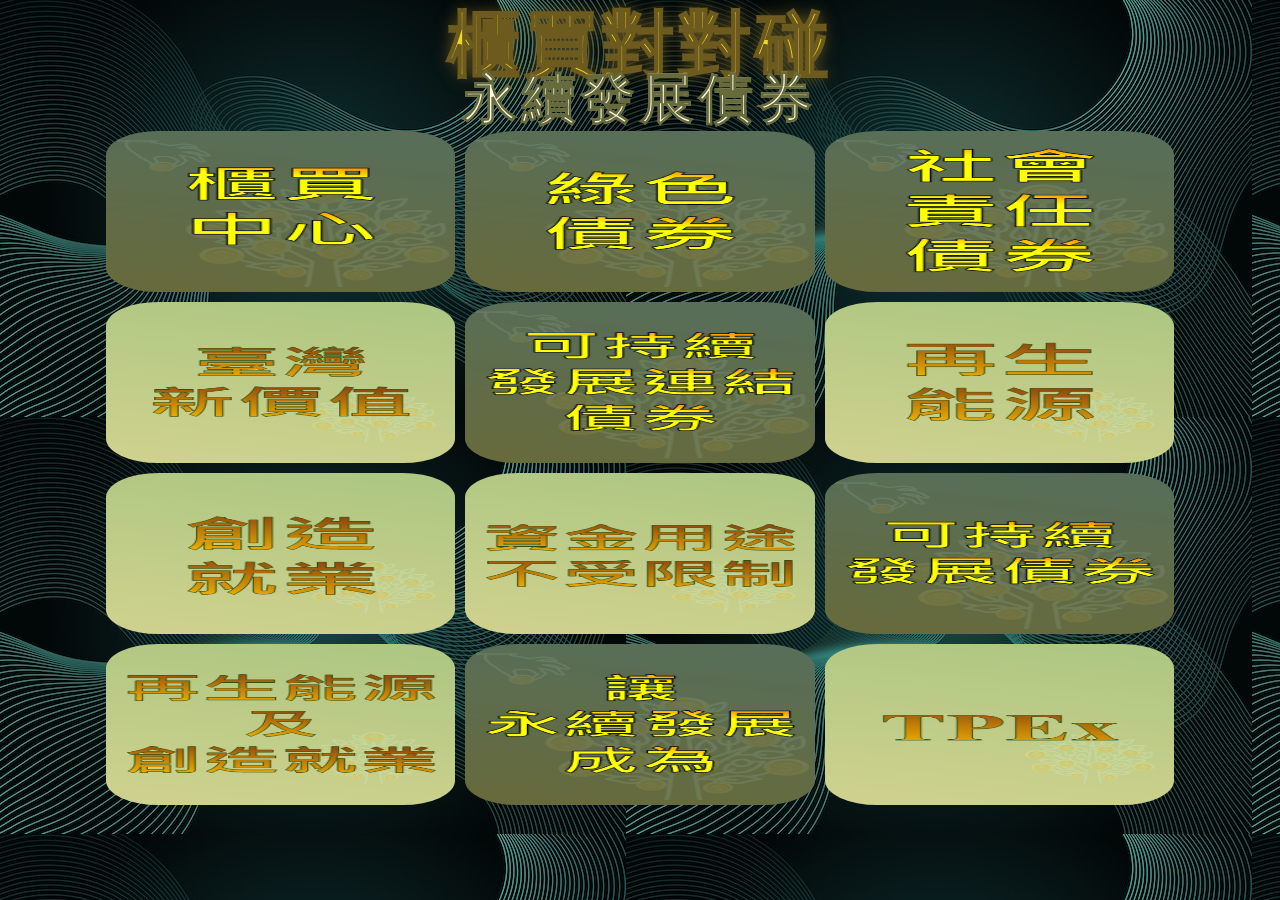
<file: MemoryGame_ESG/index.html>
<!-- index.html -->
<!DOCTYPE html>
<html lang="en">
<head>
<meta charset="UTF-8">
<meta name="viewport" content="width=device-width, initial-scale=1.0, maximum-scale=1.0, user-scalable=0">
<title>Memory Game</title>
<link rel="stylesheet" href="styles.css">
</head>
<body>
    <h1 class="title-text">櫃買對對碰</h1>
    <h2 class="title-text2">永續發展債券</h2>
    <!-- <h2 class="timer-text">
        剩餘時間：<p class="timer">600</p>
    </h2> -->


    


    <section class="memory-game">
        <div class="memory-card" data-framework="leia">
            <img class="back-face" src="img/ESG1/ESG_06.PNG" alt="A">
            <img class="front-face" src="img/mosquito/CardBackground.png" alt="Memory Card">
        </div>
        <div class="memory-card" data-framework="emperor">
            <img class="back-face" src="" alt="F">
            <img class="front-face" src="img/mosquito/CardBackground.png" alt="Memory Card">
        </div>
        <div class="memory-card" data-framework="luke">
            <img class="back-face" src="" alt="B">
            <img class="front-face" src="img/mosquito/CardBackground.png" alt="Memory Card">
        </div>
        <div class="memory-card" data-framework="luke">
            <img class="back-face" src="" alt="B">
            <img class="front-face" src="img/mosquito/CardBackground.png" alt="Memory Card">
        </div>
        <div class="memory-card" data-framework="padme">
            <img class="back-face" src="" alt="C">
            <img class="front-face" src="img/mosquito/CardBackground.png" alt="Memory Card">
        </div>
        <div class="memory-card" data-framework="padme">
            <img class="back-face" src="" alt="C">
            <img class="front-face" src="img/mosquito/CardBackground.png" alt="Memory Card">
        </div>
        <div class="memory-card" data-framework="vader">
            <img class="back-face" src="" alt="D">
            <img class="front-face" src="img/mosquito/CardBackground.png" alt="Memory Card">
        </div>
        <div class="memory-card" data-framework="vader">
            <img class="back-face" src="" alt="D">
            <img class="front-face" src="img/mosquito/CardBackground.png" alt="Memory Card">
        </div>
        <div class="memory-card" data-framework="yoda">
            <img class="back-face" src="" alt="E">
            <img class="front-face" src="img/mosquito/CardBackground.png" alt="Memory Card">
        </div>
        <div class="memory-card" data-framework="yoda">
            <img class="back-face" src="" alt="E">
            <img class="front-face" src="img/mosquito/CardBackground.png" alt="Memory Card">
        </div>
        <div class="memory-card" data-framework="emperor">
            <img class="back-face" src="" alt="F">
            <img class="front-face" src="img/mosquito/CardBackground.png" alt="Memory Card">
        </div>
        <div class="memory-card" data-framework="leia">
            <img class="back-face" src="img/ESG1Ans/ESG_06.PNG" alt="A">
            <img class="front-face" src="img/mosquito/CardBackground.png" alt="Memory Card">
        </div>


        <!-- <div class="memory-card" data-framework="chewbacca">
            <img class="front-face" src="" alt="G">
            <img class="back-face" src="img/tpex_card_background.png" alt="Memory Card">
        </div>
        <div class="memory-card" data-framework="chewbacca">
            <img class="front-face" src="" alt="G">
            <img class="back-face" src="img/tpex_card_background.png" alt="Memory Card">
        </div>

        <div class="memory-card" data-framework="docker-logo">
            <img class="front-face" src="" alt="H">
            <img class="back-face" src="img/tpex_card_background.png" alt="Memory Card">
        </div>
        <div class="memory-card" data-framework="docker-logo">
            <img class="front-face" src="" alt="H">
            <img class="back-face" src="img/tpex_card_background.png" alt="Memory Card">
        </div> -->
    

    </section>




    <!-- 0831Hidden Restart button  -->
    <!-- <div class="input">
        <Input class="restart" Type="Button" Value="Restart !!!" onClick="window.location.reload();">
    </div> -->

    <div class="modal hidden">
        <div class="modal-text">
          <span class="close">&times;</span>
          <h3 class="pass-text">恭喜過關!!!</h3>
          
        </div>
        
    </div>
    <!-- <Input class="playAgain hidden" Type="Button" Value="Play Again !!!" onClick="window.location.reload();"> -->
    <!-- 0830 Jump to 反詐騙宣導-->
    <Input class="playAgain hidden" Type="Button" Value="前往反投資詐騙問答!!" onClick="location.replace('/anti/')">
        




        <!-- 0826 add to jump another html -->
    <!-- <input type="button" name="Submit" value="the other memory game" class="playAgain hidden" onclick="location.href='index.html'" /> -->

       


    <script src="scripts.js"></script>
</body>
</html>
</file>
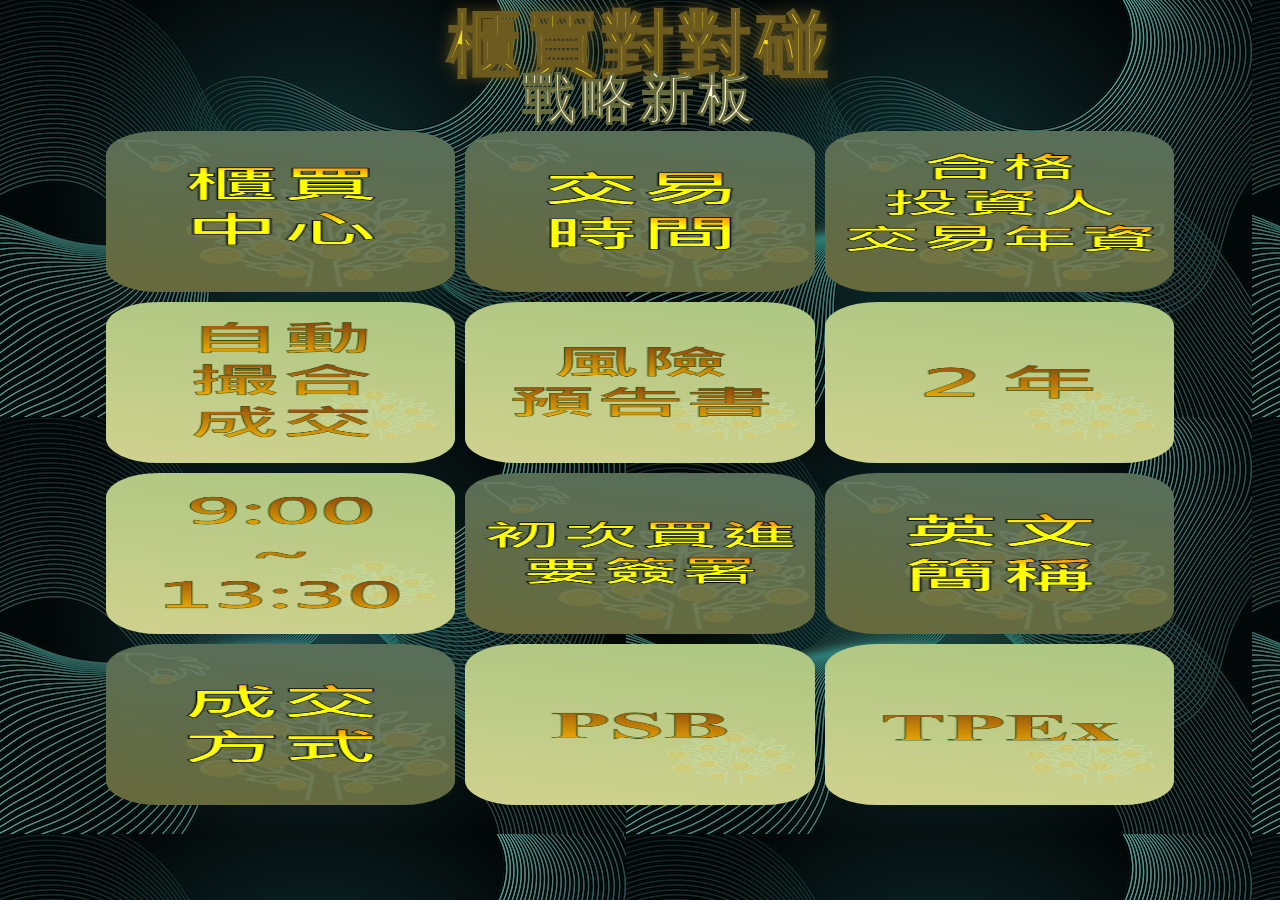
<file: MemoryGame_Stock/index.html>
<!-- index.html -->
<!DOCTYPE html>
<html lang="en">
<head>
<meta charset="UTF-8">
<meta name="viewport" content="width=device-width, initial-scale=1.0, maximum-scale=1.0, user-scalable=0">
<title>Memory Game</title>
<link rel="stylesheet" href="styles.css">
</head>
<body>
    <h1 class="title-text">櫃買對對碰</h1>
    <h2 class="title-text2">戰略新板</h2>

    <!-- <h2 class="timer-text">
        ??��????????�?<p class="timer">600</p>
    </h2> -->


    


    <section class="memory-game">
        <div class="memory-card" data-framework="leia">
            <img class="back-face" src="img/bond/TPEX/bond_11.PNG" alt="A">
            <img class="front-face" src="img/mosquito/CardBackground.png" alt="Memory Card">
        </div>
        <div class="memory-card" data-framework="emperor">
            <img class="back-face" src="" alt="F">
            <img class="front-face" src="img/mosquito/CardBackground.png" alt="Memory Card">
        </div>
        <div class="memory-card" data-framework="luke">
            <img class="back-face" src="" alt="B">
            <img class="front-face" src="img/mosquito/CardBackground.png" alt="Memory Card">
        </div>
        <div class="memory-card" data-framework="luke">
            <img class="back-face" src="" alt="B">
            <img class="front-face" src="img/mosquito/CardBackground.png" alt="Memory Card">
        </div>
        <div class="memory-card" data-framework="padme">
            <img class="back-face" src="" alt="C">
            <img class="front-face" src="img/mosquito/CardBackground.png" alt="Memory Card">
        </div>
        <div class="memory-card" data-framework="padme">
            <img class="back-face" src="" alt="C">
            <img class="front-face" src="img/mosquito/CardBackground.png" alt="Memory Card">
        </div>
        <div class="memory-card" data-framework="vader">
            <img class="back-face" src="" alt="D">
            <img class="front-face" src="img/mosquito/CardBackground.png" alt="Memory Card">
        </div>
        <div class="memory-card" data-framework="vader">
            <img class="back-face" src="" alt="D">
            <img class="front-face" src="img/mosquito/CardBackground.png" alt="Memory Card">
        </div>
        <div class="memory-card" data-framework="yoda">
            <img class="back-face" src="" alt="E">
            <img class="front-face" src="img/mosquito/CardBackground.png" alt="Memory Card">
        </div>
        <div class="memory-card" data-framework="yoda">
            <img class="back-face" src="" alt="E">
            <img class="front-face" src="img/mosquito/CardBackground.png" alt="Memory Card">
        </div>
        <div class="memory-card" data-framework="emperor">
            <img class="back-face" src="" alt="F">
            <img class="front-face" src="img/mosquito/CardBackground.png" alt="Memory Card">
        </div>
        <div class="memory-card" data-framework="leia">
            <img class="back-face" src="img/bondAns/TPEX/bond_11.PNG" alt="A">
            <img class="front-face" src="img/mosquito/CardBackground.png" alt="Memory Card">
        </div>


        <!-- <div class="memory-card" data-framework="chewbacca">
            <img class="front-face" src="" alt="G">
            <img class="back-face" src="img/tpex_card_background.png" alt="Memory Card">
        </div>
        <div class="memory-card" data-framework="chewbacca">
            <img class="front-face" src="" alt="G">
            <img class="back-face" src="img/tpex_card_background.png" alt="Memory Card">
        </div>

        <div class="memory-card" data-framework="docker-logo">
            <img class="front-face" src="" alt="H">
            <img class="back-face" src="img/tpex_card_background.png" alt="Memory Card">
        </div>
        <div class="memory-card" data-framework="docker-logo">
            <img class="front-face" src="" alt="H">
            <img class="back-face" src="img/tpex_card_background.png" alt="Memory Card">
        </div> -->
    

    </section>




    <!-- 0831Hidden Restart button  -->
    <!-- <div class="input">
        <Input class="restart" Type="Button" Value="Restart !!!" onClick="window.location.reload();">
    </div> -->

    <div class="modal hidden">
        <div class="modal-text">
          <span class="close">&times;</span>
          <h3 class="pass-text">恭喜過關!!!</h3>
          
        </div>
        
    </div>
    <!-- <Input class="playAgain hidden" Type="Button" Value="Play Again !!!" onClick="window.location.reload();"> -->
    <!-- 0830 Jump to ???�?�?�?�?-->
    <Input class="playAgain hidden" Type="Button" Value="前往反投資詐騙問答!!" onClick="location.replace('/anti/')">
        




        <!-- 0826 add to jump another html -->
    <!-- <input type="button" name="Submit" value="the other memory game" class="playAgain hidden" onclick="location.href='index.html'" /> -->

       


    <script src="scripts.js"></script>
</body>
</html>
</file>
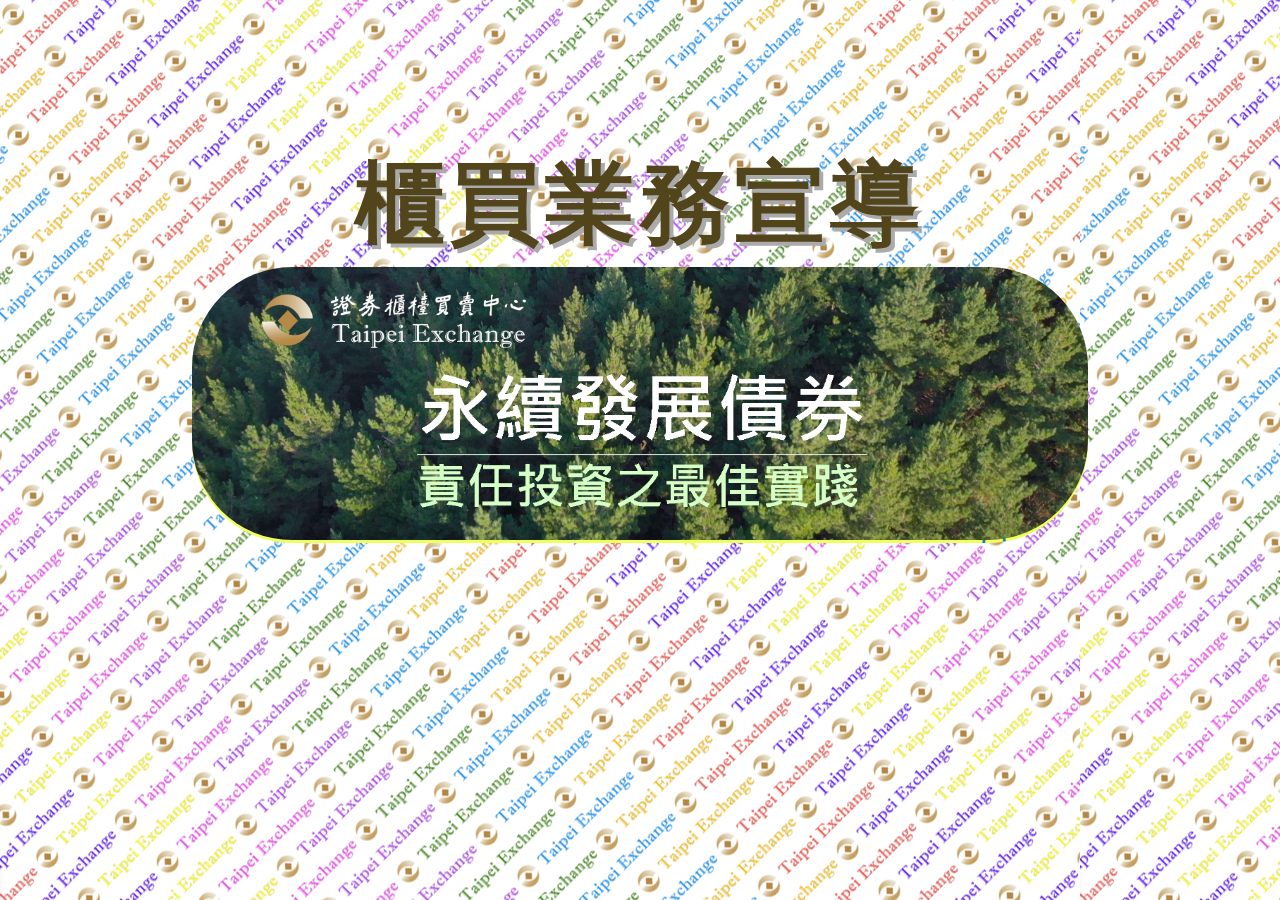
<file: web/index.html>
<html lang="en">
<head>
    <script src="https://cdnjs.cloudflare.com/ajax/libs/jquery/3.6.0/jquery.min.js"></script>
    <meta charset="UTF-8">
    <meta http-equiv="X-UA-Compatible" content="IE=edge">
    <meta name="viewport" content="width=device-width, initial-scale=1.0">
    <link rel="stylesheet" href="./style.css">
    <title>Document</title>
</head>
<body>
    
    <div class="center"><h1 class="title-text">櫃買業務宣導</h1></div>
    <a class="strategy" href="https://vimeo.com/752033203"><img class="rounded-corners back-face" src="./img/mosquito/banner_main.png"></a>
    <a class="bond" href="https://vimeo.com/751575251"><img class="rounded-corners back-face" src="./img/mosquito/ESGButton1.png"></a>
    <!-- <a class="bond" href="https://localhost"><img class="rounded-corners back-face" src="./img/mosquito/ESGButton1.png"></a> -->
    <!-- <div class="text">
        <textarea>
            遊戲規則
        </textarea>
    </div> -->
    <script src="./index.js"></script>
</body>
</html>
</file>
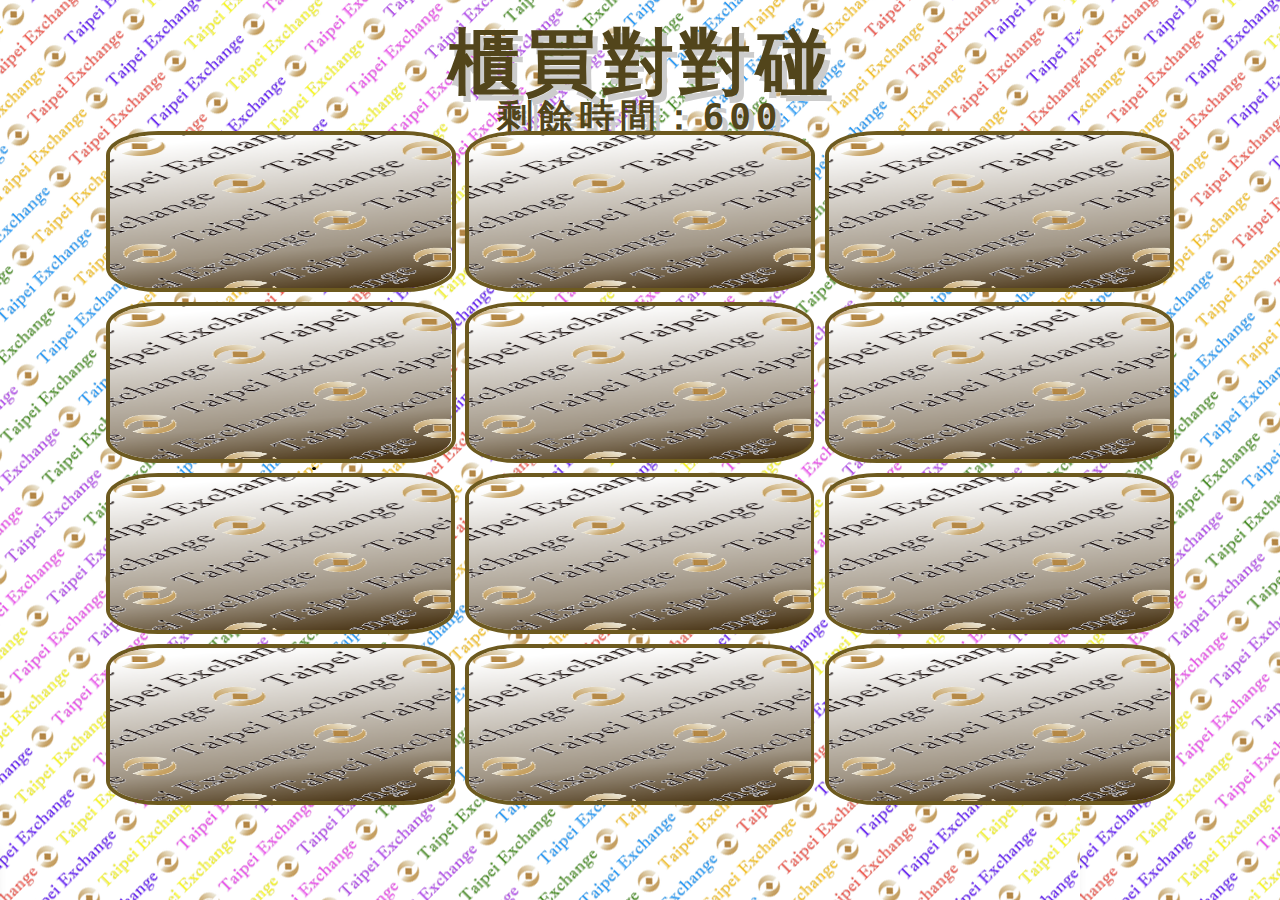
<file: MemoryGame_ESG/plan2/index.html>
<!-- index.html -->
<!DOCTYPE html>
<html lang="en">
<head>
<meta charset="UTF-8">
<meta name="viewport" content="width=device-width, initial-scale=1.0, maximum-scale=1.0, user-scalable=0">
<title>Memory Game</title>
<link rel="stylesheet" href="styles.css">
</head>
<body>
    <h1 class="title-text">櫃買對對碰</h1>

    <h2 class="timer-text">
        剩餘時間：<p class="timer">600</p>
    </h2>

    <!-- 0822 add -->
    <!-- <div class="matches">
        <h4 class="matches-text">Matches:</h4>
    </div>

    <div class="matches">
        <h4 class="matches-score">0</h4>
    </div> -->

    


    <section class="memory-game">
        <div class="memory-card" data-framework="leia">
            <img class="front-face" src="" alt="A">
            <img class="back-face" src="../img/mosquito/CardBackground.4.png" alt="Memory Card">
        </div>
        <div class="memory-card" data-framework="leia">
            <img class="front-face" src="" alt="A">
            <img class="back-face" src="../img/mosquito/CardBackground.4.png" alt="Memory Card">
        </div>
        <div class="memory-card" data-framework="luke">
            <img class="front-face" src="" alt="B">
            <img class="back-face" src="../img/mosquito/CardBackground.4.png" alt="Memory Card">
        </div>
        <div class="memory-card" data-framework="luke">
            <img class="front-face" src="" alt="B">
            <img class="back-face" src="../img/mosquito/CardBackground.4.png" alt="Memory Card">
        </div>
        <div class="memory-card" data-framework="padme">
            <img class="front-face" src="" alt="C">
            <img class="back-face" src="../img/mosquito/CardBackground.4.png" alt="Memory Card">
        </div>
        <div class="memory-card" data-framework="padme">
            <img class="front-face" src="" alt="C">
            <img class="back-face" src="../img/mosquito/CardBackground.4.png" alt="Memory Card">
        </div>
        <div class="memory-card" data-framework="vader">
            <img class="front-face" src="" alt="D">
            <img class="back-face" src="../img/mosquito/CardBackground.4.png" alt="Memory Card">
        </div>
        <div class="memory-card" data-framework="vader">
            <img class="front-face" src="" alt="D">
            <img class="back-face" src="../img/mosquito/CardBackground.4.png" alt="Memory Card">
        </div>
        <div class="memory-card" data-framework="yoda">
            <img class="front-face" src="" alt="E">
            <img class="back-face" src="../img/mosquito/CardBackground.4.png" alt="Memory Card">
        </div>
        <div class="memory-card" data-framework="yoda">
            <img class="front-face" src="" alt="E">
            <img class="back-face" src="../img/mosquito/CardBackground.4.png" alt="Memory Card">
        </div>
        <div class="memory-card" data-framework="emperor">
            <img class="front-face" src="" alt="F">
            <img class="back-face" src="../img/mosquito/CardBackground.4.png" alt="Memory Card">
        </div>
        <div class="memory-card" data-framework="emperor">
            <img class="front-face" src="" alt="F">
            <img class="back-face" src="../img/mosquito/CardBackground.4.png" alt="Memory Card">
        </div>


        <!-- <div class="memory-card" data-framework="chewbacca">
            <img class="front-face" src="" alt="G">
            <img class="back-face" src="img/tpex_card_background.png" alt="Memory Card">
        </div>
        <div class="memory-card" data-framework="chewbacca">
            <img class="front-face" src="" alt="G">
            <img class="back-face" src="img/tpex_card_background.png" alt="Memory Card">
        </div>

        <div class="memory-card" data-framework="docker-logo">
            <img class="front-face" src="" alt="H">
            <img class="back-face" src="img/tpex_card_background.png" alt="Memory Card">
        </div>
        <div class="memory-card" data-framework="docker-logo">
            <img class="front-face" src="" alt="H">
            <img class="back-face" src="img/tpex_card_background.png" alt="Memory Card">
        </div> -->
    

    </section>




    
    <!-- 0831Hidden Restart button  -->
    <!-- <div class="input">
        <Input class="restart" Type="Button" Value="Restart !!!" onClick="window.location.reload();">
    </div> -->

    <div class="modal hidden">
        <div class="modal-text">
          <span class="close">&times;</span>
          <h3 class="pass-text">Congratulations! You have won!!!</h3>
            <!-- <div class="pass"> -->
                
            <!-- </div>  -->
        </div>
        
    </div>
    <!-- <Input class="playAgain hidden" Type="Button" Value="Play Again !!!" onClick="window.location.reload();"> -->
    <!-- 0830 Jump to 反詐騙宣導-->
    <Input class="playAgain hidden" Type="Button" Value="反詐騙gogogo !!!" onClick="location.href='https://www.figma.com/proto/B1Rqm2jwEoVxqqX2qWFMAN/2022_0926%E6%AB%83%E8%B2%B7%E5%8F%8D%E6%8A%95%E8%B3%87%E8%A9%90%E9%A8%99%E6%B4%BB%E5%8B%95%E7%B6%B2%E7%AB%99?page-id=52%3A52&node-id=122%3A1167&viewport=1147%2C186%2C0.24&scaling=min-zoom&starting-point-node-id=122%3A1167'">
        




        <!-- 0826 add to jump another html -->
    <!-- <input type="button" name="Submit" value="the other memory game" class="playAgain hidden" onclick="location.href='index.html'" /> -->

        


    <script src="scripts.js"></script>
</body>
</html>
</file>
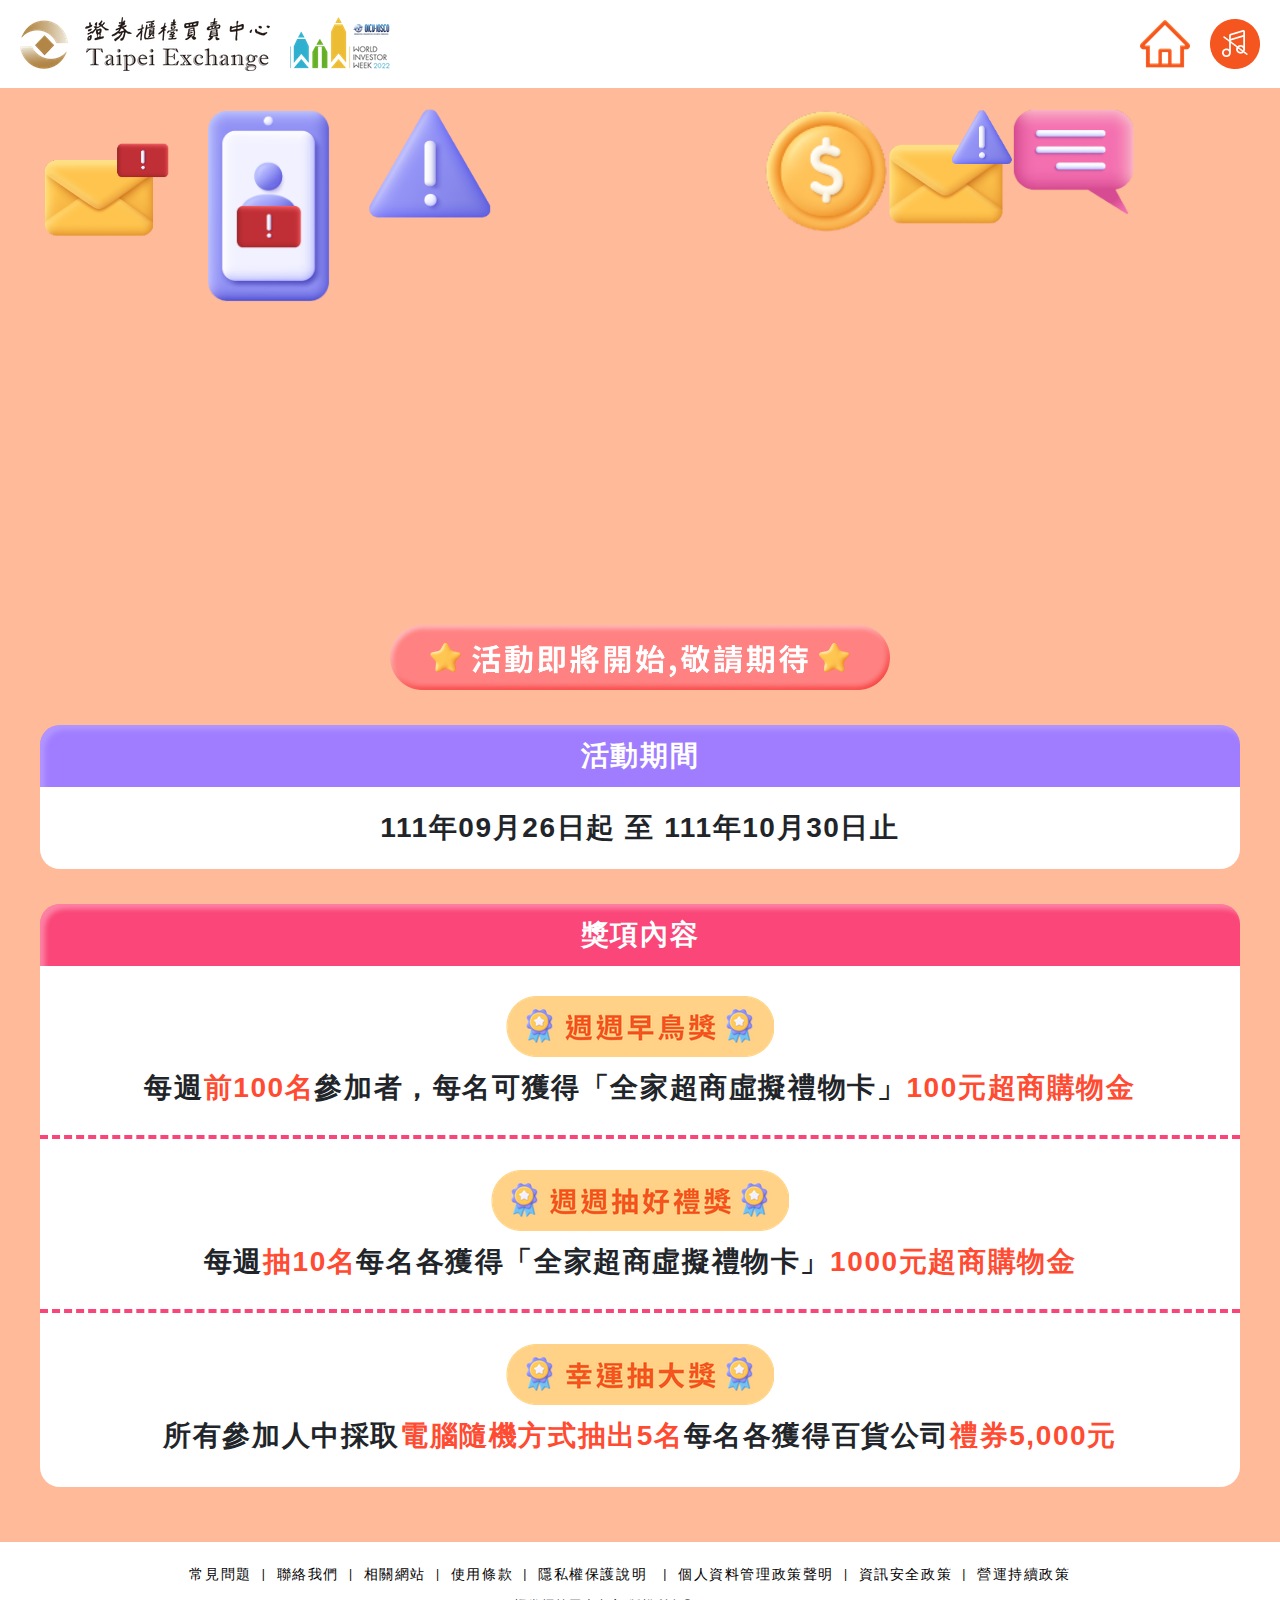
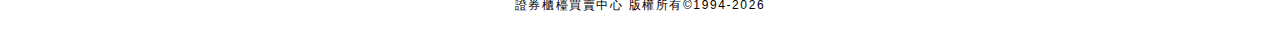
<file: tpex_game/static_page/index.html>
<!DOCTYPE html>
<html lang="zh-Hant-tw">
<head>
  <meta charset="utf-8">
  <meta name="viewport" content="width=device-width, initial-scale=1.0, minimum-scale=1.0, maximum-scale=1.0, user-scalable=no">
	<meta http-equiv="X-UA-Compatible" content="IE=edge">
  <meta property="og:image" content="https://www.tpex.org.tw/sp/antifraud/img/og.jpg" />
  <meta property="og:type" content="website" />
  <meta property="og:title" content="反投資詐騙有獎測驗@證券櫃檯買賣中心" />
  <meta property="og:description" content="證券櫃檯買賣中心" />
  <meta property="og:url" content="https://www.tpex.org.tw/sp/antifraud/" />
  <meta property="og:site_name" content="證券櫃檯買賣中心 Taipei Exchange"/>
  <title>櫃買反投資詐騙活動網站</title>
  <link href="./css/main.css?qBDT" rel="stylesheet">
    <meta name="layout" content="main"/>
  <link href="./css/home.css?krOE" rel="stylesheet">
</head>
<body class="home">


  <div id="root">
    <header role="heading" aria-level="1">
      <div class="container">
        <h1><a target="_blank" href="https://www.tpex.org.tw/web/" class="logo" title="證券櫃檯買賣中心">證券櫃檯買賣中心</a></h1>
        <a target="_blank" href="https://www.iosco.org/" class="wiw-logo"></a>
        <a href="./index.html" class="home" title="回首頁">回首頁</a>
        <a href="#" class="music off" title="回首頁">背景音效</a>
      </div>
    </header>
    <main role="main">
      <div class="container">  
  <div id="kv">
    <i></i><i></i><i></i><i></i><i></i><i></i>
  </div>
  
  <div class="no-start"><img src="./img/no-start.png?GiMg" alt=""></div>
  

  <!-- 活動期間 -->
  <section>
    <div class="title purple">活動期間</div>
    <article>
      <div class="p-l-10 p-r-10">
        111年09月26日起 至 111年10月30日止
      </div>
    </article>
  </section>

<!-- 獎項內容 -->
  <section>
    <div class="title pink">獎項內容</div>
    <article>
     <div class="p-l-10 p-r-10 p-b-10">
        <i class="award1"></i>
        每週<span style="color:#FF4B32 ;">前100名</span>參加者，每名可獲得「全家超商虛擬禮物卡」<span style="color:#FF4B32 ;">100元超商購物金</span>
     </div>
      <hr class="dashed">
      <div class="p-l-10 p-r-10 p-b-10 p-t-5">
        <i class="award2"></i>
        每週<span style="color:#FF4B32 ;">抽10名</span>每名各獲得「全家超商虛擬禮物卡」<span style="color:#FF4B32 ;">1000元超商購物金</span>
     </div>
      <hr class="dashed">
      <div class="p-l-10 p-r-10 p-b-10 p-t-5">
        <i class="award3"></i>
        所有參加人中採取<span style="color:#FF4B32 ;">電腦隨機方式抽出5名</span>每名各獲得百貨公司<span style="color:#FF4B32 ;">禮券5,000元</span>
     </div>
    </article>
  </section>

  <!-- 得獎名單 -->
  

  <!-- 注意事項 -->
  </div>
    </main>
    <footer>
      <div class="container"> 
        <ul class="link">
          <li><a target="_blank" title="常見問題" href="https://www.tpex.org.tw/web/service/faq/index.php?l=zh-tw">常見問題</a></li>
          <li><a target="_blank" title="聯絡我們" href="https://www.tpex.org.tw/web/about/contact/contact.php?l=zh-tw">聯絡我們</a></li>
          <li><a target="_blank" title="相關網站" href="https://www.tpex.org.tw/web/inc/gtsm_related_links.php?l=zh-tw">相關網站</a></li>
          <li><a target="_blank" title="使用條款" href="https://www.tpex.org.tw/web/inc/gtsm_disclaimer.php?l=zh-tw">使用條款</a></li>
          <li><a target="_blank" title="隱私權保護說明" href="https://www.tpex.org.tw/web/inc/gtsm_privacy_rights.php?l=zh-tw">隱私權保護說明</a> </li>
          <li><a target="_blank" title="開啟新視窗，連結至：個人資料管理政策聲明" href="https://www.tpex.org.tw/storage/publish/others/04000001個人資料管理政策聲明.pdf" target="_blank">個人資料管理政策聲明</a></li>
          <li><a target="_blank" title="資訊安全政策" href="https://www.tpex.org.tw/storage/publish/others/資通安全政策及內涵.pdf">資訊安全政策</a></li>
          <li><a target="_blank" title="營運持續政策" href="https://www.tpex.org.tw/storage/publish/others/營運持續政策.pdf">營運持續政策</a></li>
        </ul> 
        <p class="copy">證券櫃檯買賣中心 版權所有&copy;1994-<span></span></p>
      </div>
    </footer>
  </div>

  <script src="./lib/ie-hints.min.js?2ptT" type="text/javascript"></script>
  <script src="./js/main.js?PGwt" type="text/javascript"></script>
  <script src="./js/home.js?Y26Y" type="text/javascript"></script>
  <script async src="https://www.googletagmanager.com/gtag/js?id=UA-36006355-2"></script>
  <script>
    "use strict";function gtag(){dataLayer.push(arguments)}window.dataLayer=window.dataLayer||[],gtag("js",new Date),gtag("config","UA-36006355-2");
  </script>
</body>
</html>
</file>
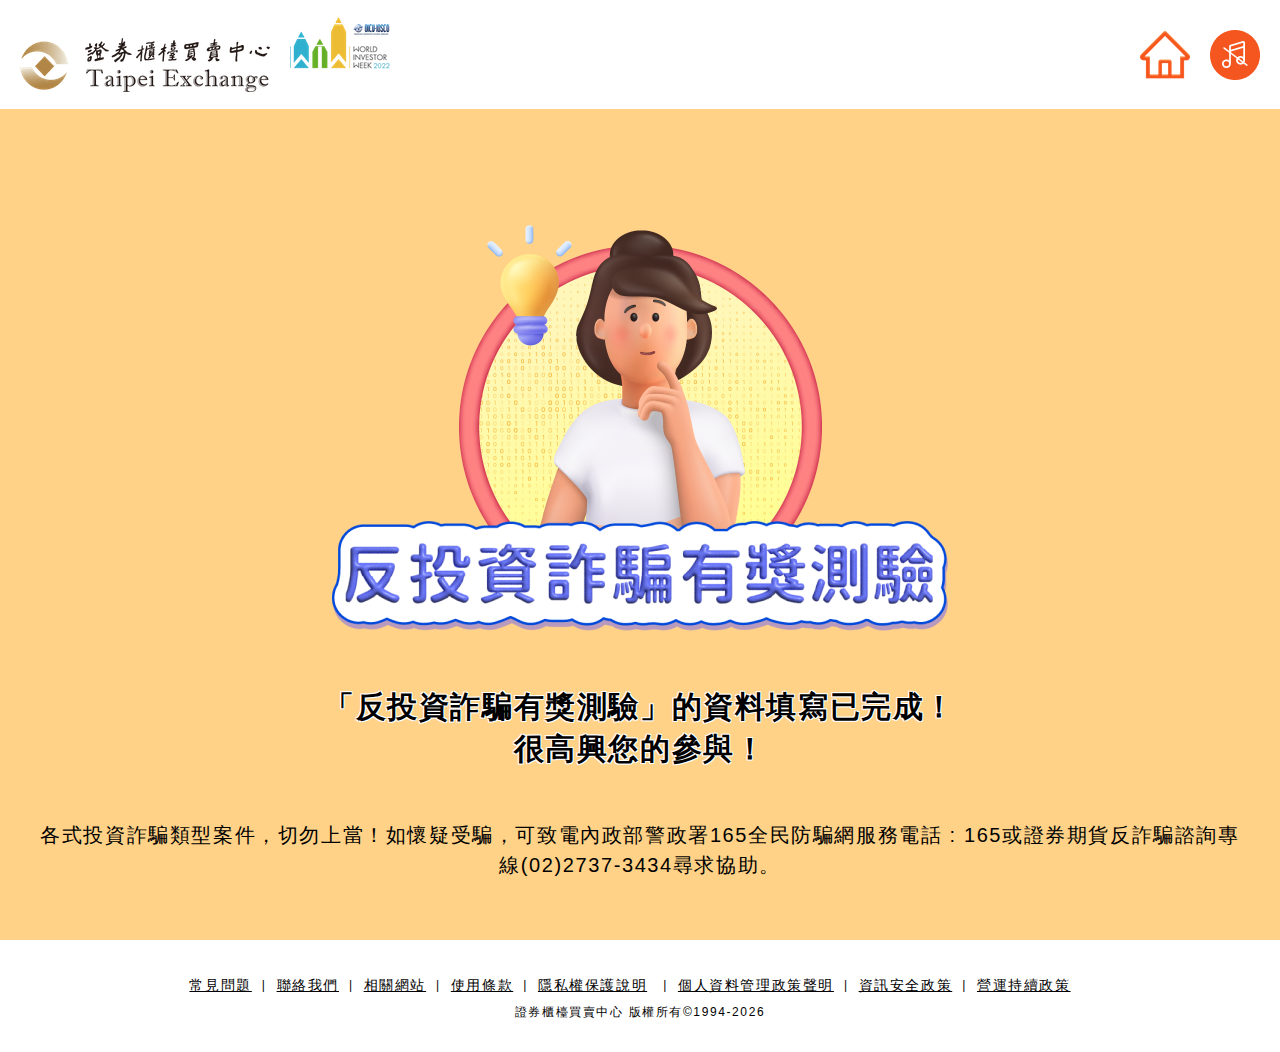
<file: tpex_game/static_page/finish.html>
<!DOCTYPE html>
<html lang="zh-Hant-tw">
<head>
  <meta charset="utf-8">
  <meta name="viewport" content="width=device-width, initial-scale=1.0, minimum-scale=1.0, maximum-scale=1.0, user-scalable=no">
	<meta http-equiv="X-UA-Compatible" content="IE=edge">
  <meta property="og:image" content="https://www.tpex.org.tw/sp/antifraud/img/og.jpg" />
  <meta property="og:type" content="website" />
  <meta property="og:title" content="反投資詐騙有獎測驗@證券櫃檯買賣中心" />
  <meta property="og:description" content="證券櫃檯買賣中心" />
  <meta property="og:url" content="https://www.tpex.org.tw/sp/antifraud/" />
  <meta property="og:site_name" content="證券櫃檯買賣中心 Taipei Exchange"/>
  <title>櫃買反投資詐騙活動網站</title>
  <link href="./css/main.css?qBDT" rel="stylesheet">
    <meta name="layout" content="main"/>
  <link href="./css/finish.css?wmB-" rel="stylesheet">
</head>
<body class="">


  <div id="root">
    <header role="heading" aria-level="1">
      <div class="container">
        <h1><a target="_blank" href="https://www.tpex.org.tw/web/" class="logo" title="證券櫃檯買賣中心">證券櫃檯買賣中心</a></h1>
        <a target="_blank" href="https://www.iosco.org/" class="wiw-logo"></a>
        <a href="./index.html" class="home" title="回首頁">回首頁</a>
        <a href="#" class="music off" title="回首頁">背景音效</a>
      </div>
    </header>
    <main role="main">
      <div class="container">  
  <div class="cover">
    <div class="wp">
      <img src="./img/game/cover.png?tACo" title="反投資詐編有獎測驗">
      <h5>「反投資詐騙有獎測驗」的資料填寫已完成！ <br>很高興您的參與！</h5>
      <p>各式投資詐騙類型案件，切勿上當！如懷疑受騙，可致電內政部警政署165全民防騙網服務電話 : 165或證券期貨反詐騙諮詢專線(02)2737-3434尋求協助。</p>
    </div>
  </div>
  
 </div>
    </main>
    <footer>
      <div class="container"> 
        <ul class="link">
          <li><a target="_blank" title="常見問題" href="https://www.tpex.org.tw/web/service/faq/index.php?l=zh-tw">常見問題</a></li>
          <li><a target="_blank" title="聯絡我們" href="https://www.tpex.org.tw/web/about/contact/contact.php?l=zh-tw">聯絡我們</a></li>
          <li><a target="_blank" title="相關網站" href="https://www.tpex.org.tw/web/inc/gtsm_related_links.php?l=zh-tw">相關網站</a></li>
          <li><a target="_blank" title="使用條款" href="https://www.tpex.org.tw/web/inc/gtsm_disclaimer.php?l=zh-tw">使用條款</a></li>
          <li><a target="_blank" title="隱私權保護說明" href="https://www.tpex.org.tw/web/inc/gtsm_privacy_rights.php?l=zh-tw">隱私權保護說明</a> </li>
          <li><a target="_blank" title="開啟新視窗，連結至：個人資料管理政策聲明" href="https://www.tpex.org.tw/storage/publish/others/04000001個人資料管理政策聲明.pdf" target="_blank">個人資料管理政策聲明</a></li>
          <li><a target="_blank" title="資訊安全政策" href="https://www.tpex.org.tw/storage/publish/others/資通安全政策及內涵.pdf">資訊安全政策</a></li>
          <li><a target="_blank" title="營運持續政策" href="https://www.tpex.org.tw/storage/publish/others/營運持續政策.pdf">營運持續政策</a></li>
        </ul> 
        <p class="copy">證券櫃檯買賣中心 版權所有&copy;1994-<span></span></p>
      </div>
    </footer>
  </div>

  <script src="./lib/ie-hints.min.js?2ptT" type="text/javascript"></script>
  <script src="./js/main.js?PGwt" type="text/javascript"></script>
  

  <script async src="https://www.googletagmanager.com/gtag/js?id=UA-36006355-2"></script>
  <script>
    "use strict";function gtag(){dataLayer.push(arguments)}window.dataLayer=window.dataLayer||[],gtag("js",new Date),gtag("config","UA-36006355-2");
  </script>
</body>
</html>
</file>
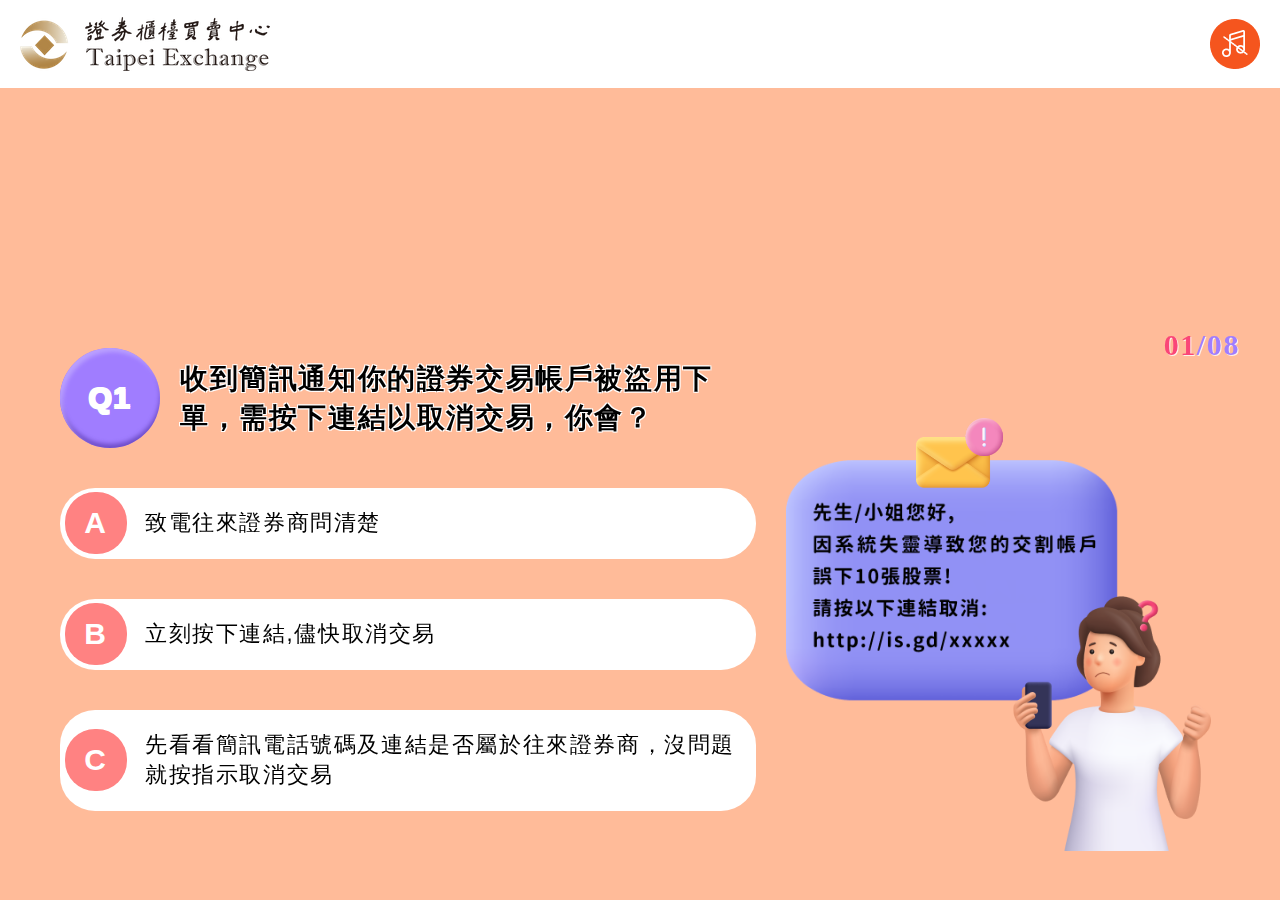
<file: tpex_game/static_page/game.html>
<!DOCTYPE html>
<html lang="zh-Hant-tw">
<head>
  <meta charset="utf-8">
  <meta name="viewport" content="width=device-width, initial-scale=1.0, maximum-scale=1.0, user-scalable=0">
	<meta http-equiv="X-UA-Compatible" content="IE=edge">
  <meta property="og:image" content="https://www.tpex.org.tw/sp/antifraud/img/og.jpg" />
  <meta property="og:type" content="website" />
  <meta property="og:title" content="反投資詐騙有獎測驗@證券櫃檯買賣中心" />
  <meta property="og:description" content="證券櫃檯買賣中心" />
  <meta property="og:url" content="https://www.tpex.org.tw/sp/antifraud/" />
  <meta property="og:site_name" content="證券櫃檯買賣中心 Taipei Exchange"/>
  <title>櫃買反投資詐騙活動網站</title>
  <link href="./css/main.css?qBDT" rel="stylesheet">
    <meta name="layout" content="main"/>
  <link href="./css/game.css?rB1q" rel="stylesheet">
</head>
<body class="game">


  <div id="root">
    <header role="heading" aria-level="1">
      <div class="container">
        <h1><a target="_blank"  class="logo" title="證券櫃檯買賣中心">證券櫃檯買賣中心</a></h1>
        <!-- <a target="_blank" href="https://www.iosco.org/" class="wiw-logo"></a> -->
        <!-- <a href="./index.html" class="home" title="回首頁">回首頁</a> -->
        <a href="#" class="music off" title="回首頁">背景音效</a>
      </div>
    </header>
    <main role="main">
      <div class="container">
<div id="game">



  
  <div class="view qa">
    <div class="num"><b>01</b>/08</div>
    <div class="ans">
      <h2 data-num="Q1">收到簡訊通知你的證券交易帳戶被盜用下單，需按下連結以取消交易，你會？</h2>
      <ol>
        <li>致電往來證券商問清楚</li>
        <li>立刻按下連結,儘快取消交易</li>
        <li>先看看簡訊電話號碼及連結是否屬於往來證券商，沒問題就按指示取消交易</li>
      </ol>
    </div>
    <figure class="ani1"><i></i><b></b></figure>
  </div>

  
  <div class="view qa">
    <div class="num"><b>02</b>/08</div>
    <div class="ans">
      <h2 data-num="Q2">你的 LINE 帳號突然被加入到一個投資交流群組，你會？</h2>
      <ol>
        <li>既來之，則安之</li>
        <li>先看看他們說什麼再說</li>
        <li>馬上離開及刪除</li>
      </ol>
    </div>
    <figure class="ani2"><i></i><b></b></figure>
  </div>

  
  <div class="view qa">
    <div class="num"><b>03</b>/08</div>
    <div class="ans">
      <h2 data-num="Q3">收到交易簡訊，往來證券商表示不小心匯錯他人交割款項至你的戶頭，請你退還給他，你會？</h2>
      <ol>
        <li>以 ATM 退還給他</li>
        <li>檢查簡訊是否真確，再退還給他</li>
        <li>檢查戶頭是否真有該筆款項，與證券商連繫後再透過銀行退款</li>
      </ol>
    </div>
    <figure class="ani4"><i></i><b></b></figure>
  </div>

  
  <div class="view qa">
    <div class="num"><b>04</b>/08</div>
    <div class="ans">
      <h2 data-num="Q4">知名廣播人夏○○加line好友，主動分享投資訊息「我上周才和上櫃公司老闆吃飯，可以和大家分享內線。」，你會？</h2>
      <ol>
        <li>趕快跟進夏○○推薦的股票</li>
        <li>先看看夏○○說什麼再說</li>
        <li>馬上離開及刪除</li>
      </ol>
    </div>
    <figure class="ani3"><i></i><b></b></figure>
  </div>

  
  <div class="view qa">
    <div class="num"><b>05</b>/08</div>
    <div class="ans">
      <h2 data-num="Q5">收到簡訊「只要下載投資app，可以增加抽新股的中籤率，不限張數、增加中籤率、抽中再匯款，只要使用手機號碼登記即可」，你會？</h2>
      <ol>
        <li>立刻下載 APP 參加抽籤</li>
        <li>先下載 APP 看看內容是什麼</li>
        <li>馬上刪除不予理會</li>
      </ol>
    </div>
    <figure class="ani1"><i></i><b></b></figure>
  </div>

  
  <div class="view qa">
    <div class="num"><b>06</b>/08</div>
    <div class="ans">
      <h2 data-num="Q6">收到往來證券商的Email，內容為提供VIP客戶跨境商品香港仙股的高獲利下單連結，你會？</h2>
      <ol>
        <li>致電證券商及營業員問清楚</li>
        <li>立刻按下連結，下單交易</li>
        <li>先看看電郵及連結是否屬於往來證券商，沒問題就按指示下單交易</li>
      </ol>
    </div>
    <figure class="ani2"><i></i><b></b></figure>
  </div>

  
  <div class="view qa">
    <div class="num"><b>07</b>/08</div>
    <div class="ans">
      <h2 data-num="Q7">有一個投資股票網路平台，提示櫃買中心所發合格證件，監管證號是DC056687，你會？</h2>
      <ol>
        <li>櫃買中心認可，可以安心投資</li>
        <li>去電或寫信給櫃買中心確認是否屬實</li>
        <li>上網路 Google 看看是不是真有其事</li>
      </ol>
    </div>
    <figure class="ani3"><i></i><b></b></figure>
  </div>

  
  <div class="view qa">
    <div class="num"><b>08</b>/08</div>
    <div class="ans">
      <h2 data-num="Q8">收到櫃買中心預錄語音來電，告知你有證券交易異常狀況，請你按鈕聯絡客服，你會？</h2>
      <ol>
        <li>先按下指示的專線聽聽看櫃買中心怎麼說</li>
        <li>趕快按照指示確認什麼異常狀況</li>
        <li>查明櫃買中心電話並去電確認是否屬實</li>
      </ol>
    </div>
    <figure class="ani1"><i></i><b></b></figure>
  </div>

  
  <div class="view resualt">
    <h2>在<i>8</i>題測驗當中，<br>你答對了<b>8</b>題！你屬於…</h2>
    <figure></figure>
    <!-- <div class="buttons">
      <button class="home">重新答題</button>
      <button class="draw">填寫資料參加抽獎</button>
      <button class="sharer">分享</button>
    </div> -->
    <div class="chatting">
      <div class="wp">
        
      </div>
    </div>
    <div class="cover">
      <div class="wp">
        <img src="./img/game/cover.png?tACo" title="反投資詐編有獎測驗">
        <p>各式投資詐騙類型案件，切勿上當！如懷疑受騙，可致電內政部警政署165全民防騙網服務電話：165 或證券期貨反詐騙諮詢專線 (02)2737-3434 尋求協助。</p>
      </div>
    </div>

    <!-- 0930 add -->
    <div class="buttons">
      <button class="draw">參加抽獎!</button>
    </div>

  </div>

  
  <div class="view col2 term1">
    <div>
      &nbsp;
    </div>
    <div>
      <div class="scrolling">
        <div class="inner">
          <h2><sub>財團法人中華民國證券櫃檯買賣中心</sub><br>個人資料蒐集告知要項</h2>

          <ol class="num">
            <li>蒐集之目的：<br>反投資詐騙有獎測驗獎勵活動、調查、統計與研究分析</li>
            <li>個人資料之類別：<br>姓名、出生年月日、婚姻、家庭、住址、聯絡方式、身分證統一編號</li>
            <li>個人資料利用之期間、地區、對象及方式：<br>
              <ol>
                <li>利用之期間：<br>您的個人資料於活動期間內用於相關作業，活動完竣後二個月內後，將予以刪除。</li>
                <li>地區：<br>財團法人中華民國證券櫃檯買賣中心（中華民國境內）。</li>
                <li>對象：<br>您的個人資料係由本中心及受本中心委託處理事務之委外機構進行利用。</li>
                <li>方式：<br>本中心將透過數位檔案與實體紙本形式蒐集您的資料與利用。</li>
              </ol>
            </li>
            <li>當事人得行使之權利及方式：<br>您可透過親臨本中心、電話、網路申請等方式行使個人資料保護法第三條當事人權利規定，包含行使個人資料查詢、閱覽、複製本、補充、更正、刪除及停止蒐集、處理與利用之要求。若您需透過電話聯繫，請撥本中心專線：(02)2369-5555。</li>
            <li>當事人提供個人資料時，不提供將對其權益之影響<br>基於以上特定目的，您需提供以上個人資料予本中心。若您未能或無法提供，本中心將無法提供您後續之服務。</li>
          </ol>
          <div class="agree-buttons">
            <button class="cancel">不同意</button>
            <button class="agree">同意</button>
          </div>


        </div>
      </div>
    </div>
  </div>


  
  <div class="view col2 term2">
    <div>
      &nbsp;
    </div>
    <div>
      <div class="scrolling">
        <div class="inner">
          <h2><sub>財團法人中華民國證券櫃檯買賣中心</sub><br>個人資料蒐集同意書</h2>
          <p>是的，我同意參加財團法人中華民國證券櫃檯買賣中心（以下簡稱「貴中心」）所舉辦之「反投資詐騙有獎測驗獎勵活動」，我已閱讀並同意本網站之「個人資料管理政策聲明」並遵守本活動相關規定，且同意填寫上述個人資料，供貴中心辦理本活動之用。<b>貴中心得將上述個人資料轉交本活動合作廠商，供該公司處理本活動所需資料之用，</b>除此之外，本中心不會將這些個人資料提供給任何第三人，或移作其他目的使用。</p>
          <div class="agree-buttons">
            <button class="cancel">不同意</button>
            <button class="agree">同意</button>
          </div>


        </div>
      </div>
    </div>
  </div>

  
  <div class="view col2 form">
    <div>
      &nbsp;
    </div>
    <div>
      <h2>感謝您參與我們的「反投資詐騙有獎測驗」!<br>請填寫以下資料完成活動流程</h2>

      <form method="post" action="#">
        <input type="hidden" name="answer" value="">
        <input type="text" name="name" value="" placeholder="姓名" required>
        <input type="text" name="idno" value="" placeholder="身分證字號" required>
        <input type="text" name="phone" value="" placeholder="手機號碼" required>
        <input type="text" name="address" value="" placeholder="地址" required>

        <div class="g-recaptcha" data-sitekey="6LfAp8QhAAAAAIGhOHSzikS5hJMXCm1WNh1IH7hZ"></div>


        <div class="form-buttons">
          <button class="cancel" type="reset">重新填寫</button>
          <button class="agree" type="submit">完成送出</button>
        </div>


      </form>


    </div>
  </div>


  <ul class="bg-box">
    <li></li>
    <li></li>
    <li></li>
    <li></li>
    <li></li>
    <li></li>
    <li></li>
    <li></li>
    <li></li>
    <li></li>
  </ul>



</div>
</div>
    </main>
    <footer>
      <!-- <div class="container"> 
        <ul class="link">
          <li><a target="_blank" title="常見問題" href="https://www.tpex.org.tw/web/service/faq/index.php?l=zh-tw">常見問題</a></li>
          <li><a target="_blank" title="聯絡我們" href="https://www.tpex.org.tw/web/about/contact/contact.php?l=zh-tw">聯絡我們</a></li>
          <li><a target="_blank" title="相關網站" href="https://www.tpex.org.tw/web/inc/gtsm_related_links.php?l=zh-tw">相關網站</a></li>
          <li><a target="_blank" title="使用條款" href="https://www.tpex.org.tw/web/inc/gtsm_disclaimer.php?l=zh-tw">使用條款</a></li>
          <li><a target="_blank" title="隱私權保護說明" href="https://www.tpex.org.tw/web/inc/gtsm_privacy_rights.php?l=zh-tw">隱私權保護說明</a> </li>
          <li><a target="_blank" title="開啟新視窗，連結至：個人資料管理政策聲明" href="https://www.tpex.org.tw/storage/publish/others/04000001個人資料管理政策聲明.pdf" target="_blank">個人資料管理政策聲明</a></li>
          <li><a target="_blank" title="資訊安全政策" href="https://www.tpex.org.tw/storage/publish/others/資通安全政策及內涵.pdf">資訊安全政策</a></li>
          <li><a target="_blank" title="營運持續政策" href="https://www.tpex.org.tw/storage/publish/others/營運持續政策.pdf">營運持續政策</a></li>
        </ul> 
        <p class="copy">證券櫃檯買賣中心 版權所有&copy;1994-<span></span></p>
      </div> -->
    </footer>
  </div>

  <script src="./lib/ie-hints.min.js?2ptT" type="text/javascript"></script>
  <script src="./js/main.js?PGwt" type="text/javascript"></script>
  <script src='https://www.google.com/recaptcha/api.js'></script>
<script src="./js/game.js?SrCx" type="text/javascript"></script>

<script>
	"use strict";
</script>

  <script async src="https://www.googletagmanager.com/gtag/js?id=UA-36006355-2"></script>
  <script>
    "use strict";function gtag(){dataLayer.push(arguments)}window.dataLayer=window.dataLayer||[],gtag("js",new Date),gtag("config","UA-36006355-2");
  </script>
</body>
</html>
</file>
<file: MemoryGame_ESG/styles.css>
* {
  padding: 0;
  margin: 0;
  box-sizing: border-box;
  -webkit-user-select: none;
  -khtml-user-select: none;
  -moz-user-select: none;
  -o-user-select: none;
  user-select: none;
}

body {
  height: 100vh;
  /* display: flex; */
  /* background: #d1c4a6; */
  background-image: url("./img/mosquito/darkGreen.jpg");
}

.memory-game {
  /* width: 740px;
  height: 740px; */
  margin: 0;
  width: 85vw;
  height: 75vh;

  /* width: 100px; */
  /* height: 100px; */
  /* margin: auto; */ /* 0822 cancel */ 
  display: flex;
  flex-wrap: wrap;
  justify-content: center;
  perspective: 1000px;

  /* 0822 add */
  position: relative;
  top: 14%;  
  left: 50%;
  /* top: 35vh;
  left: 50vw; */
  transform: translate(-50%, 0%);
}

.memory-card {
  /* width: calc(25% - 10px); */
  /* height: calc(33.333% - 10px); */
  /* width: calc(23% - 10px);
  height: calc(25.333% - 10px); */
  width: calc(33% - 10px);
  height: calc(25.333% - 10px);
  margin: 5px;
  position: relative;
  transform: scale(1);
  transform-style: preserve-3d;
  transition: transform .5s;
  /* box-shadow: 1px 1px 1px rgba(0,0,0,.3); */
}

.memory-card:active {
  transform: scale(0.97);
  transition: transform .2s;
}

.memory-card.flip {
  transform: rotateY(180deg);
}

.front-face,
.back-face {
  width: 100%;
  height: 100%;
  padding: 0px;
  position: absolute;
  /* background: #d19c09; */
  backface-visibility: hidden;
  border-radius: 15%;
  /* border: 0.15em solid #B9B9FF; */
}

.front-face {
  transform: rotateY(180deg);
}



/* 0822 add */
.back-face:hover {
  /* border: 3px groove hsl(0, 0%, 0%); */
  transform: scale(1.1);
  /* box-shadow:
        0 0 30px 15px #fff,
        0 0 50px 30px #f0f,
        0 0 70px 45px #0ff; */
  z-index: 10;
  /* background: #d19c09; */
  cursor: pointer;
}



.title-text {
  font-size: 8vmin;
  -webkit-text-stroke: 2.0px #6D5A1F;
  text-shadow: 0px 0px 15px #6D5A1F;
  letter-spacing: 5px;
  font-family: "Inconsolata", monospace;
  color: #eed920;
  /* position: relative; */
  position: absolute;
  top: 5vh;  
  left: 50vw;
  transform: translate(-50%, -50%);
  text-align: center; 
  /* padding: 4%; */
  margin: 0;
}
.title-text2 {
  font-size: 6vmin;
  -webkit-text-stroke: 0.8px #676A3B;
  /* text-shadow: 0px 0px 3px #6D5A1F; */
  letter-spacing: 5px;
  font-family: "Inconsolata", monospace;
  color: #FFFBE6;
  /* position: relative; */
  position: absolute;
  top: 11vh;  
  left: 50vw;
  transform: translate(-50%, -50%);
  text-align: center; 
  /* padding: 4%; */
  margin: 0;
}



.restart{
  outline-style: none ;
  /* border: 1px solid #ccc;  */
  cursor: pointer;
  background-color: #C3A337;
  border-radius: 8px;
  padding: 14px 14px;
  width: 300px;
  font-size: 36px;
  font-family: "Microsoft soft";
  position: absolute;
  /* top: 50%;  
  left: -300%; 
  transform: translate(-50%, -50%); */
  /* top: 0vh;   */
  bottom: 5vh;
  left: 50vw;
  transform: translate(-50%, 0%);
}

.restart:hover {
  background-color: #6D5A1F;
  animation: shake 0.5s;
  animation-iteration-count: infinite;
  color: #EA2B1F;
}

.modal {
  position: fixed;
  background-color: rgba(0, 0, 0, 0.8);
  /* height: auto;
  width: auto; */
  height: 100%;
  width: 100%;
  z-index: 1000;
  left: 0;
  top: 0;

  display: flex;
  justify-content: center;
  align-items: center;
}

.modal-text {
  /* background-image: url("img/background.gif"); */
  font-family: "Inconsolata", monospace;
  background-repeat: no-repeat;
  background-size: cover;
  border-radius: 20px;
  text-align: center;
  padding: 20px;
  height: 400px;
  width: 2000px;
}

.hidden {
  display: none;
}

.playAgain{
  outline-style: none ;
  /* border: 1px solid #ccc;  */
  cursor: pointer;
  background-color: #C3A337;
  border-radius: 8px;
  padding: 14px 14px;
  width: 500px;
  font-size: 36px;
  font-family: "Microsoft soft";
  position: absolute;
  /* top: 50%;  
  left: -300%; 
  transform: translate(-50%, -50%); */
  /* top: 0vh;   */
  bottom: 40vh;
  left: 50vw;
  transform: translate(-50%, -50%);
  z-index: 9999;
}

.playAgain:hover {
  background-color: #6D5A1F;
  animation: shake 0.5s;
  animation-iteration-count: infinite;
  color: #EA2B1F;
}

/* input:active {
  background-color: #6D5A1F;
  box-shadow: 0 5px #666;
  transform: translateY(2px);
}  */


.reset {
  font-family: "Inconsolata", monospace;
  font-size: 1.75rem;
  height: 50px;
  width: 250px;
  background-color: #C3A337;
  border-width: 0;
  border-radius: 10px;
  border: 0.5px ridge black;
  outline: none;
  cursor: pointer;
  font-weight: bold;
  position: relative;
  top: 50%;  
  left: -30%;
  transform: translate(-50%, -50%);
}

.pass{
  text-align: center;
  font-family: "Inconsolata";
  position: relative;
  top: 50vh;  
  left: 50vw;
  transform: translate( -10%, -10%);
}

.pass-text {
  font-size: 8vmin;
  text-shadow: 0.08em 0.08em #555555;
  letter-spacing: 10px;
  font-family: "Inconsolata", monospace;
  color: #eed920;
  position: relative;
  top: 20%;  
  left: 50%;
  transform: translate(-50%, -50%);
}

.timer-text {
  font-size: 4vmin;
  -webkit-text-stroke: 1.2px #6D5A1F;
  letter-spacing: 5px;
  font-family: "Inconsolata", monospace;
  color: #eed920;
  position: absolute;
  top: 13vh;  
  left: 50vw;
  transform: translate(-50%, -50%);
  text-align: center; 
  /* padding: 4%; */
  margin: 0;
}

.timer {
  display:inline;
}



/* .reset span {
  cursor: pointer;
  display: inline-block;
  position: relative;
  transition: 0.5s;
}

.reset span:after {
  content: '\00bb';
  position: absolute;
  opacity: 0;
  top: 0;
  right: -20px;
  transition: 0.5s;
}

.reset:hover {
  background-color: #6D5A1F;
  animation: shake 0.5s;
  animation-iteration-count: infinite;
  color: #EA2B1F;
}

.reset:hover span {
  padding-right: 25px;
}

.reset:hover span:after {
  opacity: 1;
  right: 0;
}

.reset:active {
  background-color: #6D5A1F;
  box-shadow: 0 5px #666;
  transform: translateY(4px);
} */
</file>
<file: MemoryGame_Stock/styles.css>
* {
  padding: 0;
  margin: 0;
  box-sizing: border-box;
  -webkit-user-select: none;
  -khtml-user-select: none;
  -moz-user-select: none;
  -o-user-select: none;
  user-select: none;
}

body {
  height: 100vh;
  /* display: flex; */
  /* background: #d1c4a6; */
  background-image: url("./img/mosquito/darkGreen.jpg");
}

.memory-game {
  /* width: 740px;
  height: 740px; */
  margin: 0;
  width: 85vw;
  height: 75vh;

  /* width: 100px; */
  /* height: 100px; */
  /* margin: auto; */ /* 0822 cancel */ 
  display: flex;
  flex-wrap: wrap;
  justify-content: center;
  perspective: 1000px;

  /* 0822 add */
  position: relative;
  top: 14%;  
  left: 50%;
  /* top: 35vh;
  left: 50vw; */
  transform: translate(-50%, 0%);
}

.memory-card {
  /* width: calc(25% - 10px); */
  /* height: calc(33.333% - 10px); */
  /* width: calc(23% - 10px);
  height: calc(25.333% - 10px); */
  width: calc(33% - 10px);
  height: calc(25.333% - 10px);
  margin: 5px;
  position: relative;
  transform: scale(1);
  transform-style: preserve-3d;
  transition: transform .5s;
  /* box-shadow: 1px 1px 1px rgba(0,0,0,.3); */
}

.memory-card:active {
  transform: scale(0.97);
  transition: transform .2s;
}

.memory-card.flip {
  transform: rotateY(180deg);
}

.front-face,
.back-face {
  width: 100%;
  height: 100%;
  padding: 0px;
  position: absolute;
  /* background: #d19c09; */
  backface-visibility: hidden;
  border-radius: 15%;
  /* border: 0.15em solid #B9B9FF; */
}

.front-face {
  transform: rotateY(180deg);
}



/* 0822 add */
.back-face:hover {
  /* border: 3px groove hsl(0, 0%, 0%); */
  transform: scale(1.1);
  /* box-shadow:
        0 0 30px 15px #fff,
        0 0 50px 30px #f0f,
        0 0 70px 45px #0ff; */
  z-index: 10;
  /* background: #d19c09; */
  cursor: pointer;
}



.title-text {
  font-size: 8vmin;
  -webkit-text-stroke: 2.0px #6D5A1F;
  text-shadow: 0px 0px 15px #6D5A1F;
  letter-spacing: 5px;
  font-family: "Inconsolata", monospace;
  color: #eed920;
  /* position: relative; */
  position: absolute;
  top: 5vh;  
  left: 50vw;
  transform: translate(-50%, -50%);
  text-align: center; 
  /* padding: 4%; */
  margin: 0;
}
.title-text2 {
  font-size: 6vmin;
  -webkit-text-stroke: 0.8px #676A3B;
  /* text-shadow: 0px 0px 3px #6D5A1F; */
  letter-spacing: 5px;
  font-family: "Inconsolata", monospace;
  color: #FFFBE6;
  /* position: relative; */
  position: absolute;
  top: 11vh;  
  left: 50vw;
  transform: translate(-50%, -50%);
  text-align: center; 
  /* padding: 4%; */
  margin: 0;
}



.restart{
  outline-style: none ;
  /* border: 1px solid #ccc;  */
  cursor: pointer;
  background-color: #C3A337;
  border-radius: 8px;
  padding: 14px 14px;
  width: 300px;
  font-size: 36px;
  font-family: "Microsoft soft";
  position: absolute;
  /* top: 50%;  
  left: -300%; 
  transform: translate(-50%, -50%); */
  /* top: 0vh;   */
  bottom: 5vh;
  left: 50vw;
  transform: translate(-50%, 0%);
}

.restart:hover {
  background-color: #6D5A1F;
  animation: shake 0.5s;
  animation-iteration-count: infinite;
  color: #EA2B1F;
}

.modal {
  position: fixed;
  background-color: rgba(0, 0, 0, 0.8);
  /* height: auto;
  width: auto; */
  height: 100%;
  width: 100%;
  z-index: 1000;
  left: 0;
  top: 0;

  display: flex;
  justify-content: center;
  align-items: center;
}

.modal-text {
  /* background-image: url("img/background.gif"); */
  font-family: "Inconsolata", monospace;
  background-repeat: no-repeat;
  background-size: cover;
  border-radius: 20px;
  text-align: center;
  padding: 20px;
  height: 400px;
  width: 2000px;
}

.hidden {
  display: none;
}

.playAgain{
  outline-style: none ;
  /* border: 1px solid #ccc;  */
  cursor: pointer;
  background-color: #C3A337;
  border-radius: 8px;
  padding: 14px 14px;
  width: 500px;
  font-size: 36px;
  font-family: "Microsoft soft";
  position: absolute;
  /* top: 50%;  
  left: -300%; 
  transform: translate(-50%, -50%); */
  /* top: 0vh;   */
  bottom: 40vh;
  left: 50vw;
  transform: translate(-50%, -50%);
  z-index: 9999;
}

.playAgain:hover {
  background-color: #6D5A1F;
  animation: shake 0.5s;
  animation-iteration-count: infinite;
  color: #EA2B1F;
}

/* input:active {
  background-color: #6D5A1F;
  box-shadow: 0 5px #666;
  transform: translateY(2px);
}  */


.reset {
  font-family: "Inconsolata", monospace;
  font-size: 1.75rem;
  height: 50px;
  width: 250px;
  background-color: #C3A337;
  border-width: 0;
  border-radius: 10px;
  border: 0.5px ridge black;
  outline: none;
  cursor: pointer;
  font-weight: bold;
  position: relative;
  top: 50%;  
  left: -30%;
  transform: translate(-50%, -50%);
}

.pass{
  text-align: center;
  font-family: "Inconsolata";
  position: relative;
  top: 50vh;  
  left: 50vw;
  transform: translate( -10%, -10%);
}

.pass-text {
  font-size: 8vmin;
  text-shadow: 0.08em 0.08em #555555;
  letter-spacing: 10px;
  font-family: "Inconsolata", monospace;
  color: #eed920;
  position: relative;
  top: 20%;  
  left: 50%;
  transform: translate(-50%, -50%);
}

.timer-text {
  font-size: 4vmin;
  -webkit-text-stroke: 1.2px #6D5A1F;
  letter-spacing: 5px;
  font-family: "Inconsolata", monospace;
  color: #eed920;
  position: absolute;
  top: 13vh;  
  left: 50vw;
  transform: translate(-50%, -50%);
  text-align: center; 
  /* padding: 4%; */
  margin: 0;
}

.timer {
  display:inline;
}



/* .reset span {
  cursor: pointer;
  display: inline-block;
  position: relative;
  transition: 0.5s;
}

.reset span:after {
  content: '\00bb';
  position: absolute;
  opacity: 0;
  top: 0;
  right: -20px;
  transition: 0.5s;
}

.reset:hover {
  background-color: #6D5A1F;
  animation: shake 0.5s;
  animation-iteration-count: infinite;
  color: #EA2B1F;
}

.reset:hover span {
  padding-right: 25px;
}

.reset:hover span:after {
  opacity: 1;
  right: 0;
}

.reset:active {
  background-color: #6D5A1F;
  box-shadow: 0 5px #666;
  transform: translateY(4px);
} */
</file>
<file: web/style.css>
@charset "UTF-8";
* {
  font-family: 微軟正黑體;
  letter-spacing: 1px;
  /* transition-duration: 1s; */
}
body {
    /* background-color: rgb(232, 201, 133); */
    background-image: url("./img/mosquito/FinTech2022-GameBackground.png");
}
.center {
  text-align: center;
}

.title-text {
  font-size: 10vmin;
  text-shadow: 0.04em 0.04em #AAAAAA;
  letter-spacing: 5px;
  font-family: "Inconsolata", monospace;
  color: #52451b;
  position: relative;
  /* position: absolute; */
  top: 15vh;  
  /* left: 50vw; */
  /* transform: translate(-50%, -50%); */
  padding: 0;
  margin: 0;
}

.strategy {
  padding: 0px;
  margin: 0px;
  position: fixed;
  top: 30%;
  left: 50%;
  transform: translate(-50%, 0%);
  cursor: pointer;
}

.bond {
  padding: 0px;
  margin: 0px;
  position: fixed;
  bottom: 40%;
  left: 50%;
  transform: translate(-50%, 0%);
  cursor: pointer;
}

.rounded-corners {
  border-radius: 100px;
  width: 70vw;
  /* height: 25vh; */
}
.back-face {
  transition: all 200ms ease-out;
}
.back-face:hover {
  /* border: 3px groove hsl(0, 0%, 0%); */
  transform: scale(1.1);
  transition: all 200ms ease-in;
  /* box-shadow:
        0 0 30px 15px #fff,
        0 0 50px 30px #f0f,
        0 0 70px 45px #0ff; */
  z-index: 10;
  background: #d19c09;
  cursor: pointer;
}


.btn1 {
  border: solid 1px #0C3738;
  border-radius: 50px;
  position: fixed;
  padding: 10px 20px;
  top: 85%;
  left: 50%;
  transform: translate(-50%, -50%);
  cursor: pointer;
  visibility: hidden;
  background-color: #9debee;
}

.btn2 {
  border: solid 1px #0C3738;
  border-radius: 50px;
  position: fixed;
  padding: 10px 20px;
  top: 90%;
  left: 50%;
  transform: translate(-50%, -50%);
  cursor: pointer;
  visibility: hidden;
  background-color: #9debee;
}

.buyed {
  border: solid 2px black;
  background-color: #f24;
  color: white;
}
p {
    margin-left: auto;
    margin-right: auto;
    width: 400px;
}
.text {
    margin-left: auto;
    margin-right: auto;
    height: 70vh;
    width: 80%;
}
textarea {
    background-color: #ffd6bc7b;
    color: #0C3738;
    width: 100%;
    height: 100%;
    resize: none;
}
textarea::-webkit-scrollbar {
    width: 1em;
}

/* textarea::-webkit-scrollbar-track {
    -webkit-box-shadow: inset 0 0 6px rgba(0,0,0,0.3);
} */

textarea::-webkit-scrollbar-thumb {
  background-color: darkgrey;
  outline: 1px solid slategrey;
}

h1 {
    text-align: center;
}
</file>
<file: MemoryGame_ESG/plan2/styles.css>
* {
  padding: 0;
  margin: 0;
  box-sizing: border-box;
}

body {
  height: 100vh;
  /* display: flex; */
  /* background: #d1c4a6; */
  background-image: url("../img/mosquito/FinTech2022-GameBackground.png");
}

.memory-game {
  /* width: 740px;
  height: 740px; */
  margin: 0;
  width: 85vw;
  height: 75vh;

  /* width: 100px; */
  /* height: 100px; */
  /* margin: auto; */ /* 0822 cancel */ 
  display: flex;
  flex-wrap: wrap;
  justify-content: center;
  perspective: 1000px;

  /* 0822 add */
  position: relative;
  top: 14%;  
  left: 50%;
  /* top: 35vh;
  left: 50vw; */
  transform: translate(-50%, 0%);
}

.memory-card {
  /* width: calc(25% - 10px); */
  /* height: calc(33.333% - 10px); */
  /* width: calc(23% - 10px);
  height: calc(25.333% - 10px); */
  width: calc(33% - 10px);
  height: calc(25.333% - 10px);
  margin: 5px;
  position: relative;
  transform: scale(1);
  transform-style: preserve-3d;
  transition: transform .5s;
  /* box-shadow: 1px 1px 1px rgba(0,0,0,.3); */
}

.memory-card:active {
  transform: scale(0.97);
  transition: transform .2s;
}

.memory-card.flip {
  transform: rotateY(180deg);
}

.front-face,
.back-face {
  width: 100%;
  height: 100%;
  padding: 0px;
  position: absolute;
  /* background: #d19c09; */
  backface-visibility: hidden;
  border-radius: 15%;
  border: 0.25em solid #6D5A1F;
}

.front-face {
  transform: rotateY(180deg);
}



/* 0822 add */
.back-face:hover {
  /* border: 3px groove hsl(0, 0%, 0%); */
  transform: scale(1.1);
  /* box-shadow:
        0 0 30px 15px #fff,
        0 0 50px 30px #f0f,
        0 0 70px 45px #0ff; */
  z-index: 10;
  /* background: #d19c09; */
  cursor: pointer;
}



.title-text {
  font-size: 8vmin;
  letter-spacing: 5px;
  text-shadow: 0.08em 0.08em #cccccc;
  font-family: "Inconsolata", monospace;
  color: #52451b;
  /* position: relative; */
  position: absolute;
  top: 7vh;  
  left: 50vw;
  transform: translate(-50%, -50%);
  text-align: center; 
  /* padding: 4%; */
  margin: 0;
}



.restart{
  outline-style: none ;
  /* border: 1px solid #ccc;  */
  cursor: pointer;
  background-color: #C3A337;
  border-radius: 8px;
  padding: 14px 14px;
  width: 300px;
  font-size: 36px;
  font-family: "Microsoft soft";
  position: absolute;
  /* top: 50%;  
  left: -300%; 
  transform: translate(-50%, -50%); */
  /* top: 0vh;   */
  bottom: 5vh;
  left: 50vw;
  transform: translate(-50%, 0%);
}

.restart:hover {
  background-color: #6D5A1F;
  animation: shake 0.5s;
  animation-iteration-count: infinite;
  color: #EA2B1F;
}

.modal {
  position: fixed;
  background-color: rgba(0, 0, 0, 0.8);
  /* height: auto;
  width: auto; */
  height: 100%;
  width: 100%;
  z-index: 1000;
  left: 0;
  top: 0;

  display: flex;
  justify-content: center;
  align-items: center;
}

.modal-text {
  /* background-image: url("../img/background.gif"); */
  font-family: "Inconsolata", monospace;
  background-repeat: no-repeat;
  background-size: cover;
  border-radius: 20px;
  text-align: center;
  padding: 20px;
  height: 400px;
  width: 2000px;
}

.hidden {
  display: none;
}

.playAgain{
  outline-style: none ;
  /* border: 1px solid #ccc;  */
  cursor: pointer;
  background-color: #C3A337;
  border-radius: 8px;
  padding: 14px 14px;
  width: 300px;
  font-size: 36px;
  font-family: "Microsoft soft";
  position: absolute;
  /* top: 50%;  
  left: -300%; 
  transform: translate(-50%, -50%); */
  /* top: 0vh;   */
  bottom: 30vh;
  left: 50vw;
  transform: translate(-50%, -50%);
  z-index: 9999;
}

.playAgain:hover {
  background-color: #6D5A1F;
  animation: shake 0.5s;
  animation-iteration-count: infinite;
  color: #EA2B1F;
}

/* input:active {
  background-color: #6D5A1F;
  box-shadow: 0 5px #666;
  transform: translateY(2px);
}  */


.reset {
  font-family: "Inconsolata", monospace;
  font-size: 1.75rem;
  height: 50px;
  width: 250px;
  background-color: #C3A337;
  border-width: 0;
  border-radius: 10px;
  border: 0.5px ridge black;
  outline: none;
  cursor: pointer;
  font-weight: bold;
  position: relative;
  top: 50%;  
  left: -30%;
  transform: translate(-50%, -50%);
}

.pass{
  text-align: center;
  font-family: "Inconsolata";
  position: relative;
  top: 50vh;  
  left: 50vw;
  transform: translate( -10%, -10%);
}

.pass-text {
  font-size: 8vmin;
  text-shadow: 0.08em 0.08em #555555;
  letter-spacing: 10px;
  font-family: "Inconsolata", monospace;
  color: #eed920;
  position: relative;
  top: 20%;  
  left: 50%;
  transform: translate(-50%, -50%);
}

.timer-text {
  font-size: 4vmin;
  text-shadow: 0.15em 0.15em #cccccc;
  letter-spacing: 5px;
  font-family: "Inconsolata", monospace;
  color: #52451b;
  position: absolute;
  top: 13vh;  
  left: 50vw;
  transform: translate(-50%, -50%);
  text-align: center; 
  /* padding: 4%; */
  margin: 0;
}

.timer {
  display:inline;
}



/* .reset span {
  cursor: pointer;
  display: inline-block;
  position: relative;
  transition: 0.5s;
}

.reset span:after {
  content: '\00bb';
  position: absolute;
  opacity: 0;
  top: 0;
  right: -20px;
  transition: 0.5s;
}

.reset:hover {
  background-color: #6D5A1F;
  animation: shake 0.5s;
  animation-iteration-count: infinite;
  color: #EA2B1F;
}

.reset:hover span {
  padding-right: 25px;
}

.reset:hover span:after {
  opacity: 1;
  right: 0;
}

.reset:active {
  background-color: #6D5A1F;
  box-shadow: 0 5px #666;
  transform: translateY(4px);
} */
</file>
<file: tpex_game/static_page/css/finish.css>
@charset "UTF-8";.icon{background-image:url(../img/icon.png?TgEr);background-size:494px 453px;background-repeat:no-repeat;display:block}@media only screen and (min-device-pixel-ratio: 2), only screen and (-webkit-min-device-pixel-ratio: 2), only screen and (min-resolution: 192dpi), only screen and (min-resolution: 2dppx){.icon{background-image:url(../img/icon@2x.png?31LG)}}body{background:#FFD287 !important}.cover{max-width:1200px;margin:0 auto;margin-top:60px;padding:20px 20px;text-align:center}.cover .wp img{max-width:100%}.cover .wp h5{line-height:1.4em;font-size:30px;font-weight:bold;color:black;text-shadow:-1px -1px 0 #fff, 1px -1px 0 #fff, -1px 1px 0 #fff, 1px 1px 0 #fff}.cover .wp p{font-size:20px;line-height:30px;font-weight:500}
</file>
<file: tpex_game/static_page/css/game.css>
@charset "UTF-8";
.icon{
    background-image:url(../img/icon.png?TgEr);
    background-size:494px 453px;
    background-repeat:no-repeat;
    display:block
}
@media only screen and (min-device-pixel-ratio: 2), only screen and (-webkit-min-device-pixel-ratio: 2), only screen and (min-resolution: 192dpi), only screen and (min-resolution: 2dppx){
    .icon{
        background-image:url(../img/icon@2x.png?31LG)
    }
}
h1{
    margin:0
}
#root>*>.container{
    padding:0;
    max-width:initial
}
#game{
    display:block;
    width:100%;
    top:20vh;/*0929 add*/
    position:relative
}
#game>.view{
    display:none;
    position:relative;
    width:100%;
    box-sizing:border-box
}
#game>.view.active{
    display:flex
}
#game>.view.qa{
    max-width:1200px;
    margin:0 auto;
    margin-top:60px;
    padding:20px 20px;
    gap:30px
}
#game>.view.qa>.num{
    position:absolute;
    top:0;
    right:0;
    font-family:'Arial Black';
    font-style:normal;
    font-weight:900;
    font-size:1.875rem;
    color:#A07DFF;
    text-shadow:1px 1px 0 rgba(255,255,255,0.8)
}
#game>.view.qa>.num>b{
    color:#FA4678
}
#game>.view.qa>.ans{
    -webkit-animation-fill-mode:forwards;
    animation-fill-mode:forwards;
    display:block;
    width:60%
}
#game>.view.qa>.ans h2{
    display:flex;
    align-items:center;
    margin:0;
    margin-bottom:40px;
    font-size:1.75rem;
    min-height:100px;
    color:black;
    font-weight:bold;
    line-height:1.4em;
    text-shadow:-1px -1px 0 #fff, 1px -1px 0 #fff, -1px 1px 0 #fff, 1px 1px 0 #fff;
    padding-left:120px;
    box-sizing:border-box;
    position:relative
}
#game>.view.qa>.ans h2:before{
    display:flex;
    justify-content:center;
    align-items:center;
    content:attr(data-num);
    color:white;
    font-size:1.875rem;
    width:100px;
    height:100px;
    border-radius:100px;
    position:absolute;
    top:0;
    left:0;
    background:#A07DFF;
    box-shadow:inset 3px 4px 4px #BAA0FF,inset 0px -4px 4px rgba(99,66,187,0.8)
}
#game>.view.qa>.ans ol{
    display:block;
    list-style:none;
    padding:0;
    font-size:1.375rem;
    counter-reset:ans-counter 0
}
#game>.view.qa>.ans ol>li{
    display:flex;
    align-items:center;
    margin:40px 0;
    box-sizing:border-box;
    padding:15px 15px 15px 80px;
    min-height:60px;
    border-radius:35px;
    position:relative;
    line-height:1.4em;
    cursor:pointer;
    counter-increment:ans-counter;
    background-color:white;
    border:5px solid transparent
}
#game>.view.qa>.ans ol>li::before{
    content:counter(ans-counter, upper-alpha);
    display:flex;
    position:absolute;
    top:calc( (100% - 60px) / 2 - 1);
    left:0;
    width:62px;
    height:62px;
    align-items:center;
    justify-content:center;
    font-weight:bold;
    font-family:Arial;
    font-size:1.875rem;
    color:white;
    background:#FF8282;
    border-radius:30px
}
#game>.view.qa>.ans ol>li::after{
    content:'';
    display:none;
    position:absolute;
    top:calc( (100% - 56px) / 2);
    right:3px;
    width:165px;
    height:56px;
    background-repeat:no-repeat;
    background-position:top right
}
#game>.view.qa>.ans ol>li.correct{
    border-color:#FA4678
}
#game>.view.qa>.ans ol>li.correct::after{
    display:block;
    background-image:url(../img/game/correct.png?xT8d)
}
#game>.view.qa>.ans ol>li.wrong::after{
    display:block;
    background-image:url(../img/game/wrong.png?6B1I)
}
#game>.view.qa>.ans ol>li:hover{
    background-color:#FA4678;
    color:White
}
#game>.view.qa>.ans ol>li.selected::before{
    background-color:#FA4678
}
#game>.view.qa>figure{
    display:block;
    margin:0;
    flex-grow:1;
    min-height:400px;
    background-repeat:no-repeat;
    background-size:contain;
    background-position:center 20px;
    position:relative;
    opacity:0;
    transition:opacity .5s
}
#game>.view.qa>figure>b,#game>.view.qa>figure>i{
    display:block;
    position:absolute
}
#game>.view.qa>figure>b{
    width:50%;
    background-repeat:no-repeat;
    background-size:contain;
    bottom:0;
    right:0;
    transform-origin:50% 80%
}
#game>.view.qa>figure>i{
    background-repeat:no-repeat;
    background-size:contain;
    -webkit-animation:pulse-grow .3s ease-in-out infinite alternate;
    animation:pulse-grow .3s ease-in-out infinite alternate
}
#game>.view.qa.active>.ans{
    -webkit-animation-duration:.5s;
    animation-duration:.5s;
    -webkit-animation-name:bounceIn;
    animation-name:bounceIn
}
#game>.view.qa.active.out>.ans{
    -webkit-animation-duration:.5s;
    animation-duration:.5s;
    -webkit-animation-name:bounceOut;
    animation-name:bounceOut
}
#game>.view.qa.actived>figure{
    opacity:1
}
#game>.view.qa:nth-of-type(1)>figure{
    background-image:url(../img/game/q01.png?Fv0Q)
}
#game>.view.qa:nth-of-type(1)>figure>b{
    background-image:url(../img/game/p01.png?UhTs)
}
#game>.view.qa:nth-of-type(1)>figure>i{
    background-image:url(../img/game/i01.png?lIsT)
}
#game>.view.qa:nth-of-type(2)>figure{
    background-image:url(../img/game/q02.png?B7i4)
}
#game>.view.qa:nth-of-type(2)>figure>b{
    background-image:url(../img/game/p02.png?wAky)
}
#game>.view.qa:nth-of-type(2)>figure>i{
    background-image:url(../img/game/i02.png?Iy1V)
}
#game>.view.qa:nth-of-type(3)>figure{
    background-image:url(../img/game/q03.png?2LNG)
}
#game>.view.qa:nth-of-type(3)>figure>b{
    background-image:url(../img/game/p03.png?MW7d)
}
#game>.view.qa:nth-of-type(3)>figure>i{
    background-image:url(../img/game/i03.png?lIsT)
}
#game>.view.qa:nth-of-type(4)>figure{
    background-image:url(../img/game/q04.png?6GUp)
}
#game>.view.qa:nth-of-type(4)>figure>b{
    background-image:url(../img/game/p04.png?MS_K)
}
#game>.view.qa:nth-of-type(4)>figure>i{
    background-image:url(../img/game/i04.png?UQLN)
}
#game>.view.qa:nth-of-type(5)>figure{
    background-image:url(../img/game/q05.png?CI7d)
}
#game>.view.qa:nth-of-type(5)>figure>b{
    background-image:url(../img/game/p05.png?rzV7)
}
#game>.view.qa:nth-of-type(5)>figure>i{
    background-image:url(../img/game/i05.png?lIsT)
}
#game>.view.qa:nth-of-type(6)>figure{
    background-image:url(../img/game/q06.png?kFzs)
}
#game>.view.qa:nth-of-type(6)>figure>b{
    background-image:url(../img/game/p06.png?gycw)
}
#game>.view.qa:nth-of-type(6)>figure>i{
    background-image:url(../img/game/i06.png?Brpo)
}
#game>.view.qa:nth-of-type(7)>figure{
    background-image:url(../img/game/q07.png?QZDb)
}
#game>.view.qa:nth-of-type(7)>figure>b{
    background-image:url(../img/game/p07.png?LTB6)
}
#game>.view.qa:nth-of-type(7)>figure>i{
    background-image:url(../img/game/i07.png?00ei)
}
#game>.view.qa:nth-of-type(8)>figure{
    background-image:url(../img/game/q08.png?TJZj)
}
#game>.view.qa:nth-of-type(8)>figure>b{
    background-image:url(../img/game/p08.png?jmWH)
}
#game>.view.qa:nth-of-type(8)>figure>i{
    background-image:url(../img/game/i08.png?b-7j)
}
#game>.view.qa:nth-of-type(1)>figure>b{
    aspect-ratio:271 / 338;
    width:50%;
    transform-origin:50% 80%
}
@supports not (aspect-ratio: 271 / 338){
    #game>.view.qa:nth-of-type(1)>figure>b::before{
        display:inline;
        content:'';
        float:left;
        padding-top:124.72325%
    }
    #game>.view.qa:nth-of-type(1)>figure>b::after{
        display:block;
        content:'';
        clear:both
    }
}
#game>.view.qa:nth-of-type(2)>figure>b{
    aspect-ratio:330 / 400;
    width:63%;
    transform-origin:80% 80%
}
@supports not (aspect-ratio: 330 / 400){
    #game>.view.qa:nth-of-type(2)>figure>b::before{
        display:inline;
        content:'';
        float:left;
        padding-top:121.21212%
    }
    #game>.view.qa:nth-of-type(2)>figure>b::after{
        display:block;
        content:'';
        clear:both
    }
}
#game>.view.qa:nth-of-type(3)>figure>b{
    aspect-ratio:634 / 564;
    width:70%;
    transform-origin:50% 90%
}
@supports not (aspect-ratio: 634 / 564){
    #game>.view.qa:nth-of-type(3)>figure>b::before{
        display:inline;
        content:'';
        float:left;
        padding-top:88.95899%
    }
    #game>.view.qa:nth-of-type(3)>figure>b::after{
        display:block;
        content:'';
        clear:both
    }
}
#game>.view.qa:nth-of-type(4)>figure>b{
    aspect-ratio:264 / 323;
    width:50%;
    transform-origin:50% 80%
}
@supports not (aspect-ratio: 264 / 323){
    #game>.view.qa:nth-of-type(4)>figure>b::before{
        display:inline;
        content:'';
        float:left;
        padding-top:122.34848%
    }
    #game>.view.qa:nth-of-type(4)>figure>b::after{
        display:block;
        content:'';
        clear:both
    }
}
#game>.view.qa:nth-of-type(5)>figure>b{
    aspect-ratio:219 / 359;
    width:46%;
    transform-origin:55% 80%
}
@supports not (aspect-ratio: 219 / 359){
    #game>.view.qa:nth-of-type(5)>figure>b::before{
        display:inline;
        content:'';
        float:left;
        padding-top:163.92694%
    }
    #game>.view.qa:nth-of-type(5)>figure>b::after{
        display:block;
        content:'';
        clear:both
    }
}
#game>.view.qa:nth-of-type(6)>figure>b{
    aspect-ratio:243 / 293;
    width:50%;
    transform-origin:50% 80%
}
@supports not (aspect-ratio: 243 / 293){
    #game>.view.qa:nth-of-type(6)>figure>b::before{
        display:inline;
        content:'';
        float:left;
        padding-top:120.57613%
    }
    #game>.view.qa:nth-of-type(6)>figure>b::after{
        display:block;
        content:'';
        clear:both
    }
}
#game>.view.qa:nth-of-type(7)>figure>b{
    aspect-ratio:293 / 362;
    width:60%;
    transform-origin:50% 80%
}
@supports not (aspect-ratio: 293 / 362){
    #game>.view.qa:nth-of-type(7)>figure>b::before{
        display:inline;
        content:'';
        float:left;
        padding-top:123.54949%
    }
    #game>.view.qa:nth-of-type(7)>figure>b::after{
        display:block;
        content:'';
        clear:both
    }
}
#game>.view.qa:nth-of-type(8)>figure>b{
    aspect-ratio:347 / 331;
    width:65%;
    transform-origin:50% 80%
}
@supports not (aspect-ratio: 347 / 331){
    #game>.view.qa:nth-of-type(8)>figure>b::before{
        display:inline;
        content:'';
        float:left;
        padding-top:95.38905%
    }
    #game>.view.qa:nth-of-type(8)>figure>b::after{
        display:block;
        content:'';
        clear:both
    }
}
#game>.view.qa:nth-of-type(1)>figure>i{
    aspect-ratio:163 / 132;
    left:30%;
    top:14%;
    width:20%
}
@supports not (aspect-ratio: 163 / 132){
    #game>.view.qa:nth-of-type(1)>figure>i::before{
        display:inline;
        content:'';
        float:left;
        padding-top:80.9816%
    }
    #game>.view.qa:nth-of-type(1)>figure>i::after{
        display:block;
        content:'';
        clear:both
    }
}
#game>.view.qa:nth-of-type(2)>figure>i{
    aspect-ratio:114 / 111;
    left:56%;
    top:2%;
    width:18%
}
@supports not (aspect-ratio: 114 / 111){
    #game>.view.qa:nth-of-type(2)>figure>i::before{
        display:inline;
        content:'';
        float:left;
        padding-top:97.36842%
    }
    #game>.view.qa:nth-of-type(2)>figure>i::after{
        display:block;
        content:'';
        clear:both
    }
}
#game>.view.qa:nth-of-type(3)>figure>i{
    aspect-ratio:163 / 132;
    left:30%;
    top:10%;
    width:20%
}
@supports not (aspect-ratio: 163 / 132){
    #game>.view.qa:nth-of-type(3)>figure>i::before{
        display:inline;
        content:'';
        float:left;
        padding-top:80.9816%
    }
    #game>.view.qa:nth-of-type(3)>figure>i::after{
        display:block;
        content:'';
        clear:both
    }
}
#game>.view.qa:nth-of-type(4)>figure>i{
    aspect-ratio:110 / 100;
    left:55%;
    top:1%;
    width:20%
}
@supports not (aspect-ratio: 110 / 100){
    #game>.view.qa:nth-of-type(4)>figure>i::before{
        display:inline;
        content:'';
        float:left;
        padding-top:90.90909%
    }
    #game>.view.qa:nth-of-type(4)>figure>i::after{
        display:block;
        content:'';
        clear:both
    }
}
#game>.view.qa:nth-of-type(5)>figure>i{
    aspect-ratio:163 / 132;
    left:32%;
    top:10%;
    width:20%
}
@supports not (aspect-ratio: 163 / 132){
    #game>.view.qa:nth-of-type(5)>figure>i::before{
        display:inline;
        content:'';
        float:left;
        padding-top:80.9816%
    }
    #game>.view.qa:nth-of-type(5)>figure>i::after{
        display:block;
        content:'';
        clear:both
    }
}
#game>.view.qa:nth-of-type(6)>figure>i{
    aspect-ratio:156 / 130;
    left:-5%;
    top:11%;
    width:20%
}
@supports not (aspect-ratio: 156 / 130){
    #game>.view.qa:nth-of-type(6)>figure>i::before{
        display:inline;
        content:'';
        float:left;
        padding-top:83.33333%
    }
    #game>.view.qa:nth-of-type(6)>figure>i::after{
        display:block;
        content:'';
        clear:both
    }
}
#game>.view.qa:nth-of-type(8)>figure>i{
    aspect-ratio:63 / 64;
    left:73%;
    top:40%;
    width:10%
}
@supports not (aspect-ratio: 63 / 64){
    #game>.view.qa:nth-of-type(8)>figure>i::before{
        display:inline;
        content:'';
        float:left;
        padding-top:101.5873%
    }
    #game>.view.qa:nth-of-type(8)>figure>i::after{
        display:block;
        content:'';
        clear:both
    }
}
#game>.view.qa.answer-correct,#game>.view.qa.answer-wrong{
    pointer-events:none;
    cursor:wait
}
#game>.view.qa.answer-correct>.ans ol>li,#game>.view.qa.answer-wrong>.ans ol>li{
    cursor:wait
}
@media only screen and (max-width: 1023px){
    #game>.view.qa{
        margin-top:0;
        gap:0;
        flex-direction:column;
        align-items:center
    }
    #game>.view.qa>.ans{
        width:100%;
        order:2
    }
    #game>.view.qa>.ans ol>li.correct::after{
        background-image:url(../img/game/correct-m.png?Eyep)
    }
    #game>.view.qa>.ans ol>li.wrong::after{
        background-image:url(../img/game/wrong-m.png?v6gH)
    }
    #game>.view.qa>figure{
        width:100%;
        max-width:490px;
        order:1;
        min-height:unset;
        margin-bottom:20px;
        aspect-ratio:490 / 510
    }
    @supports not (aspect-ratio: 490 / 510){
        #game>.view.qa>figure::before{
            display:inline;
            content:'';
            float:left;
            padding-top:104.08163%
        }
        #game>.view.qa>figure::after{
            display:block;
            content:'';
            clear:both
        }
    }
}
#game>.view.resualt{
    flex-direction:column;
    align-items:center;
    padding-top:30px
}
#game>.view.resualt h2{
    width:100%;
    margin:0;
    display:block;
    text-align:center;
    font-size:3.75rem;
    color:#F5551E;
    font-weight:bold;
    line-height:1.2em
}
#game>.view.resualt h2>i{
    font-size:1.4em;
    font-style:normal
}
#game>.view.resualt h2>b{
    color:#A07DFF;
    font-size:1.4em;
    text-shadow:-1px -1px 0 #fff, 1px -1px 0 #fff, -1px 1px 0 #fff, 1px 1px 0 #fff
}
#game>.view.resualt figure{
    margin:0;
    margin-top:-5vw;
    display:block;
    width:100%;
    max-width:1200px;
    background-repeat:no-repeat;
    background-size:contain;
    background-position:center 20px;
    background-image:url(../img/game/resualt-a.png?9iBX);
    aspect-ratio:1440 / 944
}
@supports not (aspect-ratio: 1440 / 944){
    #game>.view.resualt figure::before{
        display:inline;
        content:'';
        float:left;
        padding-top:65.55556%
    }
    #game>.view.resualt figure::after{
        display:block;
        content:'';
        clear:both
    }
}
#game>.view.resualt figure.a{
    background-image:url(../img/game/resualt-a.png?9iBX)
}
#game>.view.resualt figure.b{
    background-image:url(../img/game/resualt-b.png?SdW8)
}
#game>.view.resualt figure.c{
    background-image:url(../img/game/resualt-c.png?NsWR)
}
#game>.view.resualt .buttons{
    margin-top:-7vw;
    display:flex;
    gap:80px;
    width:100%;
    background-color:#FF8282;
    padding:20px 0;
    align-items:center;
    justify-content:center;
    font-size:1.5rem
}
#game>.view.resualt .buttons>button{
    display:block;
    border:0;
    background-color:transparent;
    width:104px;
    height:146px;
    padding:0;
    background-repeat:no-repeat;
    background-image:url(../img/game/button2-fg.png?fRHT);
    background-size:contain;
    overflow:hidden;
    text-indent:-9999px;
    position:relative;
    cursor:pointer
}
#game>.view.resualt .buttons>button:nth-of-type(1){
    background-image:url(../img/game/button2.png?hfGS)
}
#game>.view.resualt .buttons>button:nth-of-type(1)::before{
    display:block;
    position:absolute;
    top:16px;
    left:29px;
    width:46px;
    height:44px;
    content:'';
    background:url(../img/game/button2-fg.png?fRHT) no-repeat;
    transform:perspective(1px) translateZ(0);
    -webkit-animation-name:pulse-grow;
    animation-name:pulse-grow;
    -webkit-animation-duration:.5s;
    animation-duration:.5s;
    -webkit-animation-timing-function:linear;
    animation-timing-function:linear;
    -webkit-animation-iteration-count:infinite;
    animation-iteration-count:infinite;
    -webkit-animation-direction:alternate;
    animation-direction:alternate
}
#game>.view.resualt .buttons>button:nth-of-type(3){
    background-image:url(../img/game/button3.png?WghW)
}
#game>.view.resualt .buttons>button:active{
    transform:translate(2px, 2px)
}
#game>.view.resualt .chatting{
    display:block;
    width:100%;
    max-width:1200px;
    margin:0 auto
}
#game>.view.resualt .chatting>.wp{
    display:flex;
    flex-direction:column;
    width:100%;
    box-sizing:border-box;
    padding:40px
}
#game>.view.resualt .chatting>.wp>p{
    font-size:24px;
    font-weight:bold;
    line-height:1.4em;
    display:block;
    box-sizing:border-box;
    max-width:22em;
    background-color:white;
    color:#A07DFF;
    padding:.5em 30px;
    border-radius:30px;
    width:-webkit-fit-content;
    width:-moz-fit-content;
    width:fit-content;
    margin:.5em 0;
    position:relative
}
#game>.view.resualt .chatting>.wp>p::before{
    content:'';
    display:block;
    position:absolute;
    bottom:0;
    left:-10px;
    width:25px;
    height:26px;
    background-image:url("data:image/svg+xml,%3Csvg width='25' height='26' viewBox='0 0 25 26' fill='none' xmlns='http://www.w3.org/2000/svg'%3E%3Cpath d='M0.000135422 26C6.80014 22.8 10.5001 7.33333 11.5001 0C18.0001 1 28.0001 14.5 23.5001 19.5C19.0001 24.5 4.50014 26 0.000135422 26Z' fill='white'/%3E%3C/svg%3E")
}
#game>.view.resualt .chatting>.wp>p.ans{
    background-color:#A07DFF;
    color:white;
    align-self:flex-end
}
#game>.view.resualt .chatting>.wp>p.ans::before{
    content:'';
    display:block;
    position:absolute;
    left:auto;
    bottom:0;
    right:-10px;
    width:25px;
    height:26px;
    background-image:url("data:image/svg+xml,%3Csvg width='25' height='26' viewBox='0 0 25 26' fill='none' xmlns='http://www.w3.org/2000/svg'%3E%3Cpath d='M24.6268 26C17.8268 22.8 14.1268 7.33333 13.1268 0C6.62682 1 -3.37318 14.5 1.12682 19.5C5.62682 24.5 20.1268 26 24.6268 26Z' fill='%23A07DFF'/%3E%3C/svg%3E%0A")
}
#game>.view.resualt .chatting>.wp>p.o{
    font-size:28px;
    color:#FA4678
}
#game>.view.resualt .chatting>.wp>p.x{
    font-size:28px;
    color:#F5551E
}
#game>.view.resualt .chatting>.wp>hr{
    display:block;
    width:100%;
    border:none;
    border-top:2px dashed #FF8282;
    margin:1em auto
}
#game>.view.resualt .cover{
    display:block;
    margin:0;
    box-sizing:border-box;
    padding:40px;
    background-color:#FFD287;
    width:100%
}
#game>.view.resualt .cover>.wp{
    display:block;
    width:100%;
    max-width:1200px;
    margin:0 auto
}
#game>.view.resualt .cover>.wp>img{
    display:block;
    width:100%;
    max-width:616px;
    margin:20px auto
}
#game>.view.resualt .cover>.wp>p{
    margin:40px auto;
    max-width:860px;
    line-height:1.4em;
    font-size:22px;
    font-weight:bold;
    color:black;
    text-shadow:-1px -1px 0 #fff, 1px -1px 0 #fff, -1px 1px 0 #fff, 1px 1px 0 #fff
}
@media only screen and (max-width: 1023px){
    #game>.view.resualt h2{
        font-size:7vw
    }
    #game>.view.resualt figure{
        margin-top:-50px;
        background-size:150%;
        aspect-ratio:1440 / 1400
    }
    @supports not (aspect-ratio: 1440 / 1400){
        #game>.view.resualt figure::before{
            display:inline;
            content:'';
            float:left;
            padding-top:97.22222%
        }
        #game>.view.resualt figure::after{
            display:block;
            content:'';
            clear:both
        }
    }
    #game>.view.resualt .buttons{
        gap:40px
    }
    #game>.view.resualt .buttons>button{
        width:calc(104px * 0.7);
        height:calc(146px * 0.7)
    }
    #game>.view.resualt .buttons>button:nth-of-type(2)::before{
        top:5px;
        left:14px
    }
}
#game>.view.active.col2{
    display:flex;
    width:100%;
    height:calc(100vh - 140px);
    max-width:1200px;
    margin:0 auto;
    padding:60px 20px;
    gap:30px
}
#game>.view.active.col2>div:first-child{
    display:flex;
    width:40%;
    background-image:url(../img/game/cover2.png?xjtE);
    background-position:center center;
    background-repeat:no-repeat;
    background-size:contain
}
#game>.view.active.col2>div:last-child{
    display:flex;
    width:60%;
    position:relative
}
#game>.view.active.col2 .scrolling{
    display:block;
    width:100%;
    background-color:white;
    padding:20px 3px;
    box-sizing:border-box;
    border-radius:20px
}
#game>.view.active.col2 .scrolling>.inner{
    font-size:18px;
    display:block;
    width:100%;
    overflow-y:auto;
    height:100%;
    padding:30px;
    box-sizing:border-box
}
#game>.view.active.col2 .scrolling>.inner>h2{
    margin:0;
    font-size:32px;
    color:#FA4678;
    text-align:center;
    line-height:1.3em
}
#game>.view.active.col2 .scrolling>.inner>h2>sub{
    font-size:20px;
    color:black
}
@media only screen and (max-width: 419px){
    #game>.view.active.col2 .scrolling>.inner>h2{
        font-size:26px
    }
    #game>.view.active.col2 .scrolling>.inner>h2>sub{
        font-size:16px
    }
}
@media only screen and (max-width: 959px){
    #game>.view.active.col2{
        flex-direction:column;
        height:auto;
        padding:20px 10px
    }
    #game>.view.active.col2>div:first-child{
        margin-top:20px;
        width:100%;
        order:2;
        min-height:300px
    }
    #game>.view.active.col2>div:last-child{
        width:100%;
        order:1
    }
    #game>.view.active.col2>div:last-child .scrolling>.inner{
        padding:10px
    }
}
#game>.view .agree-buttons{
    width:100%;
    display:flex;
    justify-content:center;
    align-items:center;
    gap:10px;
    margin-top:40px
}
#game>.view .agree-buttons>button{
    display:block;
    padding:10px;
    font-size:24px;
    font-weight:bold;
    min-width:5em;
    border-radius:50px;
    border:0;
    color:white;
    cursor:pointer
}
#game>.view .agree-buttons>button:active{
    transform:translate(2px, 2px)
}
#game>.view .agree-buttons>button.cancel{
    background:#9D9D9C;
    box-shadow:inset 3px 4px 4px rgba(206,206,206,0.5),inset -3px -3px 4px rgba(78,78,77,0.5)
}
#game>.view .agree-buttons>button.agree{
    background:#FF8282;
    box-shadow:inset 3px 4px 4px #FF9C9C,inset -3px -3px 4px rgba(193,67,67,0.7)
}
#game>.view.form{
    height:auto !important
}
#game>.view.form>div:last-child{
    flex-direction:column;
    flex:0 0 auto
}
#game>.view.form h2{
    display:block;
    width:100%;
    text-align:center;
    font-size:30px;
    line-height:1.8em;
    text-shadow:-1px -1px 0 #fff, 1px -1px 0 #fff, -1px 1px 0 #fff, 1px 1px 0 #fff
}
#game>.view.form form{
    display:block;
    width:100%;
    position:relative
}
#game>.view.form form>input[type=text]{
    display:block;
    width:100%;
    max-width:20em;
    margin:30px auto;
    background:#FFFFFF;
    box-shadow:0px 4px 4px rgba(0,0,0,0.25);
    border:0;
    font-size:24px;
    box-sizing:border-box;
    padding:10px
}
#game>.view.form .g-recaptcha{
    margin:0 auto;
    width:-webkit-fit-content;
    width:-moz-fit-content;
    width:fit-content
}
#game>.view .form-buttons{
    width:100%;
    display:flex;
    justify-content:center;
    align-items:center;
    gap:10px;
    margin-top:40px
}
#game>.view .form-buttons>button{
    display:block;
    padding:10px;
    font-size:24px;
    font-weight:bold;
    min-width:6em;
    border-radius:50px;
    border:0;
    color:white;
    cursor:pointer
}
#game>.view .form-buttons>button:active{
    transform:translate(2px, 2px)
}
#game>.view .form-buttons>button.cancel{
    background:#A07DFF;
    box-shadow:inset 3px 4px 4px #BFA7FF,inset -3px -3px 4px rgba(84,63,140,0.7)
}
#game>.view .form-buttons>button.agree{
    background:#FF8282;
    box-shadow:inset 3px 4px 4px #FF9C9C,inset -3px -3px 4px rgba(193,67,67,0.7)
}
#game>.bg-box{
    position:fixed;
    background-color:#fb9;
    display:block;
    width:100%;
    height:100vh;
    list-style:none;
    margin:0;
    padding:0;
    top:0;
    left:0;
    z-index:-1;
    overflow:hidden
}
#game>.bg-box>li{
    margin:0;
    padding:0;
    position:absolute;
    display:block;
    list-style:none;
    width:20px;
    height:20px;
    background:rgba(255,255,255,0.6);
    -webkit-animation:up-box 25s linear infinite;
    animation:up-box 25s linear infinite;
    bottom:-150px
}
#game>.bg-box>li:nth-child(1){
    left:25%;
    width:80px;
    height:80px;
    -webkit-animation-delay:0s;
    animation-delay:0s
}
#game>.bg-box>li:nth-child(2){
    left:10%;
    width:20px;
    height:20px;
    -webkit-animation-delay:2s;
    animation-delay:2s;
    -webkit-animation-duration:12s;
    animation-duration:12s
}
#game>.bg-box>li:nth-child(3){
    left:70%;
    width:20px;
    height:20px;
    -webkit-animation-delay:4s;
    animation-delay:4s
}
#game>.bg-box>li:nth-child(4){
    left:40%;
    width:60px;
    height:60px;
    -webkit-animation-delay:0s;
    animation-delay:0s;
    -webkit-animation-duration:18s;
    animation-duration:18s
}
#game>.bg-box>li:nth-child(5){
    left:65%;
    width:20px;
    height:20px;
    -webkit-animation-delay:0s;
    animation-delay:0s
}
#game>.bg-box>li:nth-child(6){
    left:75%;
    width:110px;
    height:110px;
    -webkit-animation-delay:3s;
    animation-delay:3s
}
#game>.bg-box>li:nth-child(7){
    left:35%;
    width:150px;
    height:150px;
    -webkit-animation-delay:7s;
    animation-delay:7s
}
#game>.bg-box>li:nth-child(8){
    left:50%;
    width:25px;
    height:25px;
    -webkit-animation-delay:15s;
    animation-delay:15s;
    -webkit-animation-duration:45s;
    animation-duration:45s
}
#game>.bg-box>li:nth-child(9){
    left:20%;
    width:15px;
    height:15px;
    -webkit-animation-delay:2s;
    animation-delay:2s;
    -webkit-animation-duration:35s;
    animation-duration:35s
}
#game>.bg-box>li:nth-child(10){
    left:85%;
    width:150px;
    height:150px;
    -webkit-animation-delay:0s;
    animation-delay:0s;
    -webkit-animation-duration:11s;
    animation-duration:11s
}
.ani1>b{
    -webkit-animation:p-swing 1s ease-in-out infinite alternate;
    animation:p-swing 1s ease-in-out infinite alternate
}
@-webkit-keyframes p-swing{
    0%{
        transform:rotate(5deg)
    }
    100%{
        transform:rotate(-5deg)
    }
}
@keyframes p-swing{
    0%{
        transform:rotate(5deg)
    }
    100%{
        transform:rotate(-5deg)
    }
}
.ani2>b{
    -webkit-animation:p-panning 2s ease-in-out infinite alternate;
    animation:p-panning 2s ease-in-out infinite alternate
}
@-webkit-keyframes p-panning{
    0%{
        transform:translateX(0)
    }
    100%{
        transform:translateX(-15%)
    }
}
@keyframes p-panning{
    0%{
        transform:translateX(0)
    }
    100%{
        transform:translateX(-15%)
    }
}
.ani3>b{
    -webkit-animation:p-shock 1.5s ease-in-out infinite alternate;
    animation:p-shock 1.5s ease-in-out infinite alternate
}
@-webkit-keyframes p-shock{
    0%{
        transform:translateY(0)
    }
    100%{
        transform:translateY(-8%)
    }
}
@keyframes p-shock{
    0%{
        transform:translateY(0)
    }
    100%{
        transform:translateY(-8%)
    }
}
.ani4>b{
    -webkit-animation:p-buzz .15s linear infinite;
    animation:p-buzz .15s linear infinite
}
@-webkit-keyframes p-buzz{
    0%{
        transform:perspective(1px) translateZ(0)
    }
    50%{
        transform:translateX(3px) rotate(2deg)
    }
    100%{
        transform:translateX(-3px) rotate(-2deg)
    }
}
@keyframes p-buzz{
    0%{
        transform:perspective(1px) translateZ(0)
    }
    50%{
        transform:translateX(3px) rotate(2deg)
    }
    100%{
        transform:translateX(-3px) rotate(-2deg)
    }
}
@-webkit-keyframes up-box{
    0%{
        transform:translateY(0) rotate(0deg);
        opacity:1;
        border-radius:0
    }
    100%{
        transform:translateY(-1000px) rotate(720deg);
        opacity:0;
        border-radius:50%
    }
}
@keyframes up-box{
    0%{
        transform:translateY(0) rotate(0deg);
        opacity:1;
        border-radius:0
    }
    100%{
        transform:translateY(-1000px) rotate(720deg);
        opacity:0;
        border-radius:50%
    }
}
ol.num{
    padding:0;
    margin:0;
    padding-left:1.5em;
    line-height:1.4em
}
ol.num>li{
    text-indent:0
}
ol.num>li>ol{
    padding:0;
    margin:0;
    padding-left:2em
}
ol.num>li>ol>li{
    list-style-type:none;
    counter-increment:cnt;
    text-indent:-1.75em
}
ol.num>li>ol>li:before{
    display:inline-block;
    content:"(" counter(cnt) ")";
    width:1.7em;
    text-indent:0
}
ol.num>li>ol>li>ol{
    padding:0;
    margin:0;
    margin-left:1.5em;
    text-indent:0em
}
ol.num>li>ol>li>ol>li{
    list-style-type:lower-alpha;
    list-style-position:outside;
    counter-increment:none
}
ol.num>li>ol>li>ol>li:before{
    display:none;
    content:""
}
ol.num li{
    margin:.5em 0
}
@-webkit-keyframes bounceIn{
    from,20%,40%,60%,80%,to{
        -webkit-animation-timing-function:cubic-bezier(0.215, 0.61, 0.355, 1);
        animation-timing-function:cubic-bezier(0.215, 0.61, 0.355, 1)
    }
    0%{
        opacity:0;
        transform:scale3d(0.3, 0.3, 0.3)
    }
    20%{
        transform:scale3d(1.1, 1.1, 1.1)
    }
    40%{
        transform:scale3d(0.9, 0.9, 0.9)
    }
    60%{
        opacity:1;
        transform:scale3d(1.03, 1.03, 1.03)
    }
    80%{
        transform:scale3d(0.97, 0.97, 0.97)
    }
    to{
        opacity:1;
        transform:scale3d(1, 1, 1)
    }
}
@keyframes bounceIn{
    from,20%,40%,60%,80%,to{
        -webkit-animation-timing-function:cubic-bezier(0.215, 0.61, 0.355, 1);
        animation-timing-function:cubic-bezier(0.215, 0.61, 0.355, 1)
    }
    0%{
        opacity:0;
        transform:scale3d(0.3, 0.3, 0.3)
    }
    20%{
        transform:scale3d(1.1, 1.1, 1.1)
    }
    40%{
        transform:scale3d(0.9, 0.9, 0.9)
    }
    60%{
        opacity:1;
        transform:scale3d(1.03, 1.03, 1.03)
    }
    80%{
        transform:scale3d(0.97, 0.97, 0.97)
    }
    to{
        opacity:1;
        transform:scale3d(1, 1, 1)
    }
}
@-webkit-keyframes bounceOut{
    20%{
        transform:scale3d(0.9, 0.9, 0.9)
    }
    50%,55%{
        opacity:1;
        transform:scale3d(1.1, 1.1, 1.1)
    }
    to{
        opacity:0;
        transform:scale3d(0.3, 0.3, 0.3)
    }
}
@keyframes bounceOut{
    20%{
        transform:scale3d(0.9, 0.9, 0.9)
    }
    50%,55%{
        opacity:1;
        transform:scale3d(1.1, 1.1, 1.1)
    }
    to{
        opacity:0;
        transform:scale3d(0.3, 0.3, 0.3)
    }
}
@-webkit-keyframes pulse-grow{
    from{
        transform:scale(0.8)
    }
    to{
        transform:scale(1.2)
    }
}
@keyframes pulse-grow{
    from{
        transform:scale(0.8)
    }
    to{
        transform:scale(1.2)
    }
}
 

* {
    -webkit-user-select: none;
    -khtml-user-select: none;
    -moz-user-select: none;
    -o-user-select: none;
    user-select: none;
}

/* 1013 add, hidden scroll bar */
/* Hide scrollbar for Chrome, Safari and Opera */
body::-webkit-scrollbar {
    display: none;
}
</file>
<file: tpex_game/static_page/css/main.css>
@charset "UTF-8";
/*! normalize.css v8.0.1 | MIT License | github.com/necolas/normalize.css */
html{line-height:1.15;-webkit-text-size-adjust:100%}body{margin:0}main{display:block}h1{font-size:2em;margin:0.67em 0}hr{box-sizing:content-box;height:0;overflow:visible}pre{font-family:monospace, monospace;font-size:1em}a{background-color:transparent}abbr[title]{border-bottom:none;text-decoration:underline;text-decoration:underline dotted}b,strong{font-weight:bolder}code,kbd,samp{font-family:monospace, monospace;font-size:1em}small{font-size:80%}sub,sup{font-size:75%;line-height:0;position:relative;vertical-align:baseline}sub{bottom:-0.25em}sup{top:-0.5em}img{border-style:none}button,input,optgroup,select,textarea{font-family:inherit;font-size:100%;line-height:1.15;margin:0}button,input{overflow:visible}button,select{text-transform:none}button,[type="button"],[type="reset"],[type="submit"]{-webkit-appearance:button}button::-moz-focus-inner,[type="button"]::-moz-focus-inner,[type="reset"]::-moz-focus-inner,[type="submit"]::-moz-focus-inner{border-style:none;padding:0}button:-moz-focusring,[type="button"]:-moz-focusring,[type="reset"]:-moz-focusring,[type="submit"]:-moz-focusring{outline:1px dotted ButtonText}fieldset{padding:0.35em 0.75em 0.625em}legend{box-sizing:border-box;color:inherit;display:table;max-width:100%;padding:0;white-space:normal}progress{vertical-align:baseline}textarea{overflow:auto}[type="checkbox"],[type="radio"]{box-sizing:border-box;padding:0}[type="number"]::-webkit-inner-spin-button,[type="number"]::-webkit-outer-spin-button{height:auto}[type="search"]{-webkit-appearance:textfield;outline-offset:-2px}[type="search"]::-webkit-search-decoration{-webkit-appearance:none}::-webkit-file-upload-button{-webkit-appearance:button;font:inherit}details{display:block}summary{display:list-item}template{display:none}[hidden]{display:none}
#root>header .home{width:50px;height:50px;background-position:-398px -68px}#root>header .logo{width:250px;height:54px;background-position:0px -331px}#root>header .music.off{width:50px;height:50px;background-position:-302px -136px}#root>header .music{width:50px;height:50px;background-position:-356px -136px}#top-hints>i{width:64px;height:64px;background-position:-340px -389px}#root>header .wiw-logo{width:102px;height:53px;background-position:-292px -68px}.icon,#root>header .logo,#root>header .wiw-logo,#root>header .home,#root>header .music,#top-hints>i{background-image:url(../img/icon.png?TgEr);background-size:494px 453px;background-repeat:no-repeat;display:block}@media only screen and (min-device-pixel-ratio: 2), only screen and (-webkit-min-device-pixel-ratio: 2), only screen and (min-resolution: 192dpi), only screen and (min-resolution: 2dppx){.icon,#root>header .logo,#root>header .wiw-logo,#root>header .home,#root>header .music,#top-hints>i{background-image:url(../img/icon@2x.png?31LG)}}@font-face{font-family:"icon";src:url("../fonts/icon.woff2?m4fn") format("woff2"),url("../fonts/icon.woff?72WV") format("woff"),url("../fonts/icon.ttf?wFBq") format("truetype");font-display:block;font-style:normal}.font-icon,.font-icon-launch::before,.font-icon-renew::before{font-family:icon;font-weight:normal;font-style:normal;vertical-align:middle}.font-icon::before,.font-icon-launch::before,.font-icon-renew::before,.font-icon::after{display:inline;vertical-align:middle}.font-icon-launch::before{content:"\ea01"}.font-icon-renew::before{content:"\ea02"}html{font-size:medium}body{font-family:"Noto Sans TC","Microsoft JhengHei","LiHei Pro Medium",sans-serif !important;background:#fb9 !important;letter-spacing:0.1em}#root{width:100%;min-height:100vh;display:block;display:flex;flex-direction:column}#root>header{display:block;width:100%;background-color:#fff}#root>header h1{margin-bottom:0}#root>header .logo{margin-right:20px;text-indent:-999px;overflow:hidden}#root>header .home{text-indent:-999px;overflow:hidden;position:absolute;margin:auto;top:0;bottom:0;right:90px}#root>header .music{text-indent:-999px;overflow:hidden;position:absolute;margin:auto;top:0;bottom:0;right:20px}#root>header .container{display:flex;padding:17px 20px;position:relative;max-width:1440px}@media only screen and (max-width: 479px){#root>header .logo,#root>header .wiw-logo,#root>header .home,#root>header .music{zoom:.7}#root>header .container{padding:8px 10px}@-moz-document url-prefix(){#root>header .wiw-logo{display:none}}}#root>main{display:block;width:100%;flex:1 0 0%;display:flex;flex-direction:column;flex-basis:auto}.ie #root>main{min-height:81vh}#root>footer{display:block;width:100%;background-color:#fff;color:#000;text-align:center}#root>footer .link{padding:0;list-style:none;display:flex;justify-content:center;align-items:center;margin-bottom:10px;flex-wrap:wrap}#root>footer .link li:after{content:'|';display:inline-block;padding:0 10px;font-size:12px;vertical-align:1px}#root>footer .link li:last-child:after{content:''}#root>footer .link li a{color:#000;font-size:14px}#root>footer .copy{font-size:12px}#root>*>.container{display:block;margin:0 auto;width:100%;max-width:1440px;box-sizing:border-box;padding:20px;flex:1 0 auto}#top-hints{background-color:infobackground;color:captiontext;line-height:1.6em;padding:8px;border-bottom:1px solid black;text-align:center;background-repeat:no-repeat;background-position:8px 4px}#top-hints>i{content:'';margin:0 10px;display:inline-block;vertical-align:middle}h1{color:red}#toast{display:block;position:fixed;z-index:99999;background-color:black;color:white;top:0;left:50%;font-size:12pt;padding:10px;min-width:300px;text-align:center;border-radius:6px;line-height:1.5em;box-shadow:3px 3px 1px rgba(0,0,0,0.3);opacity:0;visibility:hidden;transform:translate(-50%, 0)}#toast.show{-webkit-animation:toast-show 3s ease-in-out;animation:toast-show 3s ease-in-out}@-webkit-keyframes toast-show{0%{visibility:visible}10%{opacity:1;transform:translate(-50%, 100px)}90%{opacity:1;transform:translate(-50%, 100px)}}@keyframes toast-show{0%{visibility:visible}10%{opacity:1;transform:translate(-50%, 100px)}90%{opacity:1;transform:translate(-50%, 100px)}}
</file>
